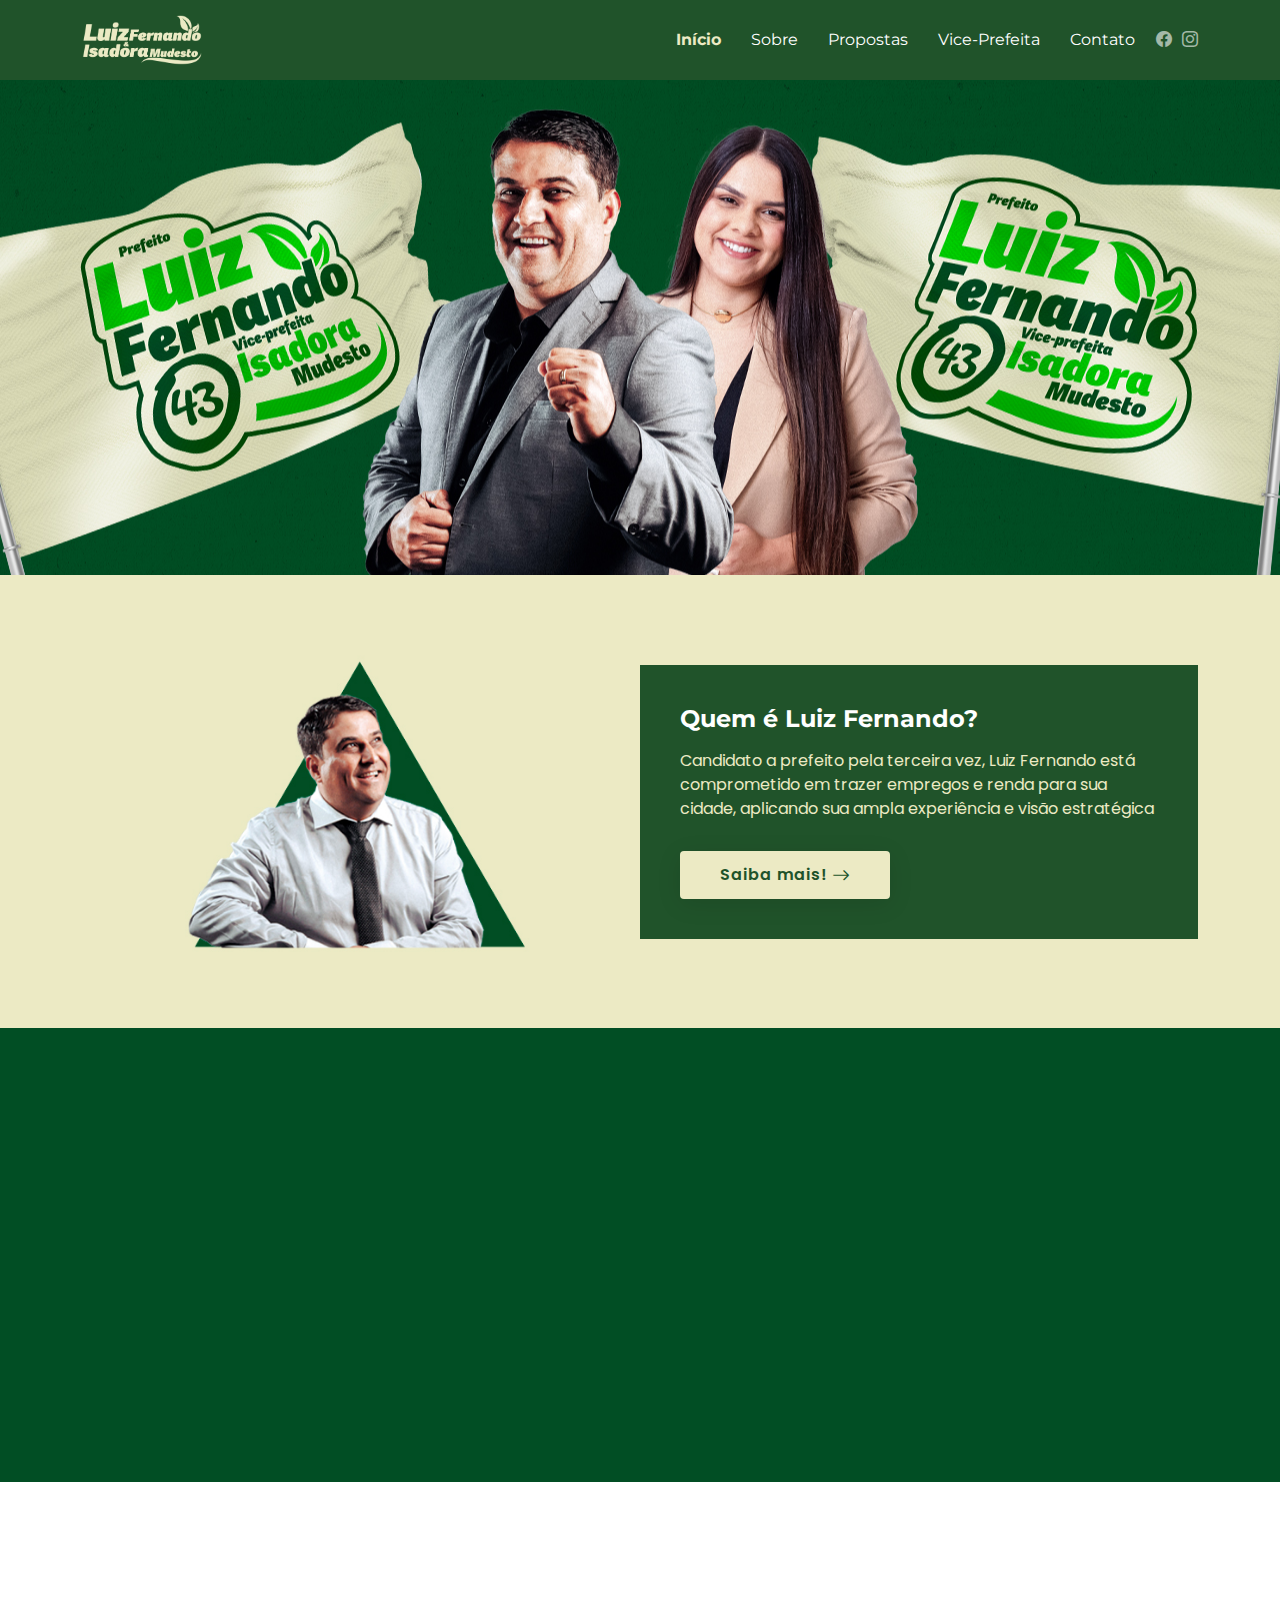
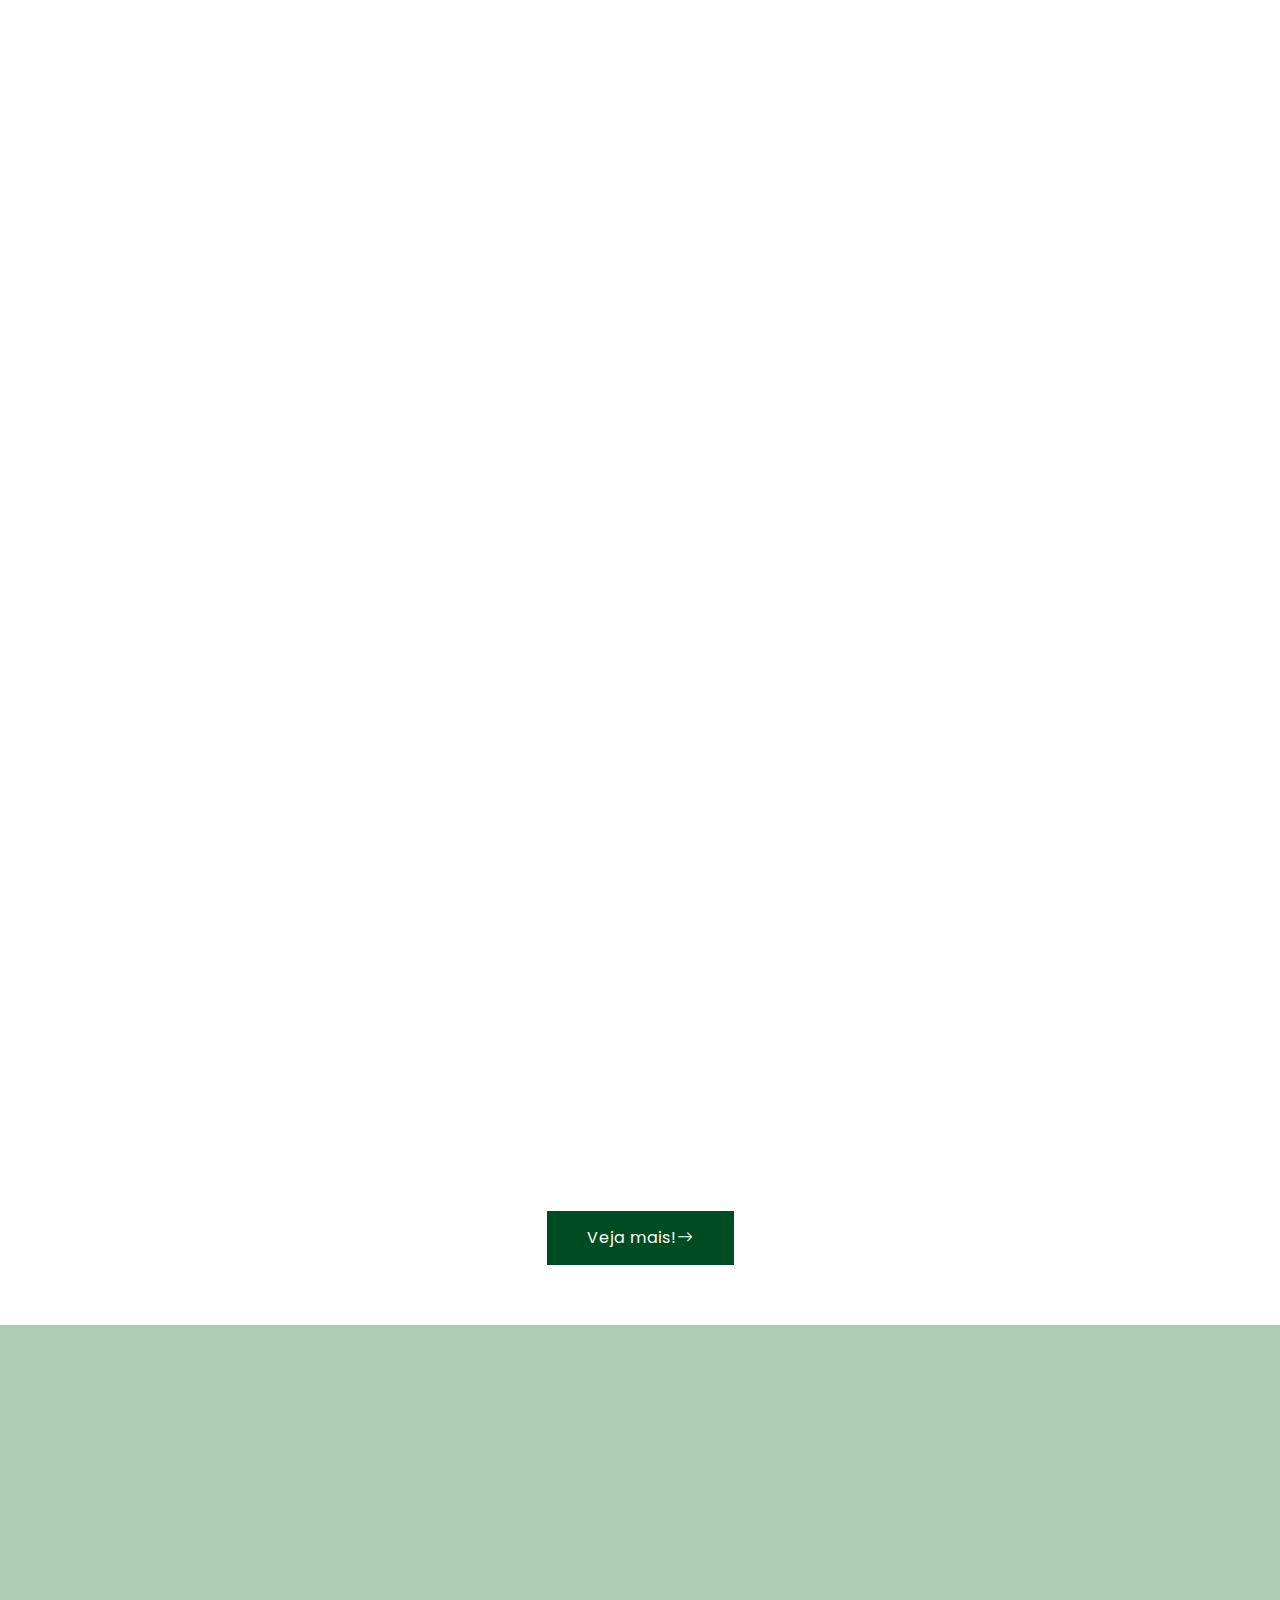
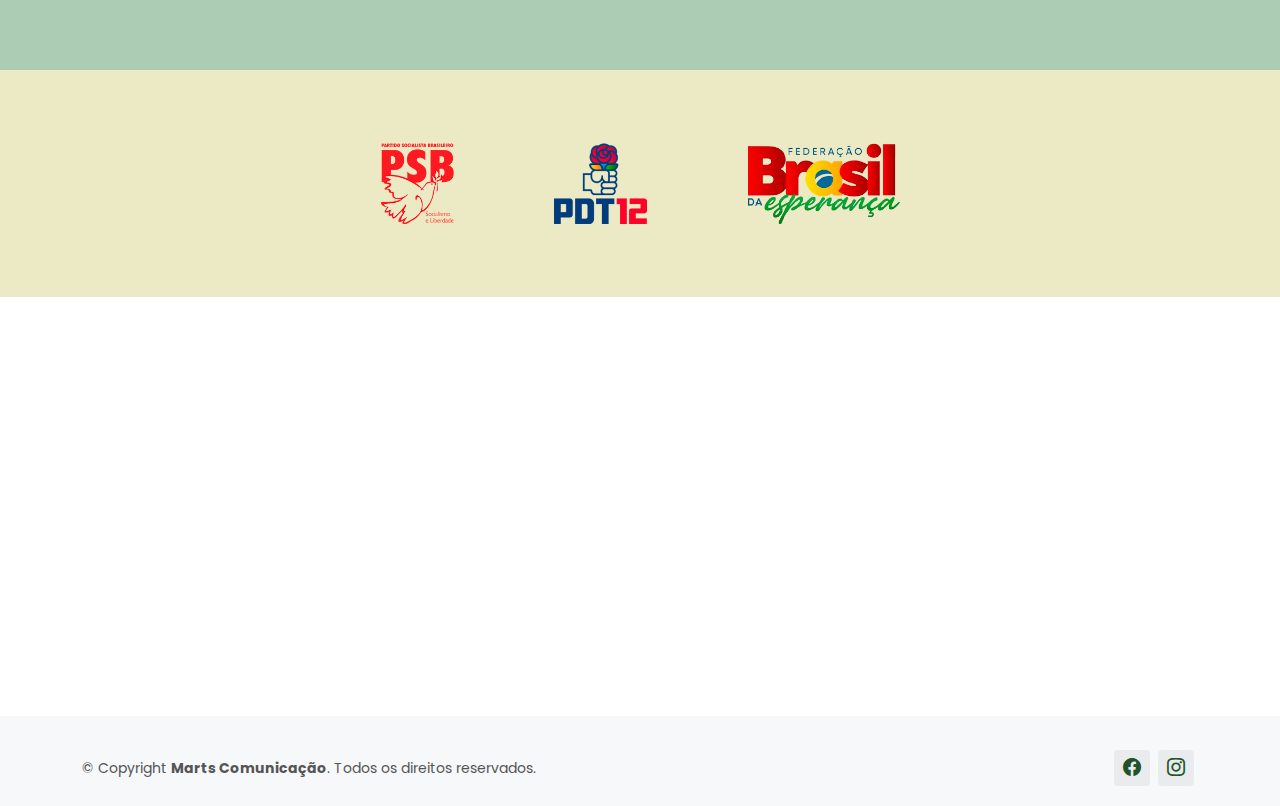
<file: index.html>
<!DOCTYPE html>
<html lang="pt-br">

<head>
  <meta charset="utf-8">
  <meta content="width=device-width, initial-scale=1.0" name="viewport">
  <title>Luiz Fernando</title>
  <meta name="description" content="">
  <meta name="keywords" content="">

  <!-- Favicons -->
  <link href="assets/img/favicon.jpg" rel="icon">
  <link href="assets/img/apple-touch-icon.png" rel="apple-touch-icon">

  <!-- Fonts -->
  <link rel="preconnect" href="https://fonts.googleapis.com">
  <link rel="preconnect" href="https://fonts.gstatic.com" crossorigin>
  <link
    href="https://fonts.googleapis.com/css2?family=Montserrat:ital,wght@0,100..900;1,100..900&family=Poppins:ital,wght@0,100;0,200;0,300;0,400;0,500;0,600;0,700;0,800;0,900;1,100;1,200;1,300;1,400;1,500;1,600;1,700;1,800;1,900&display=swap"
    rel="stylesheet">

  <!-- Vendor CSS Files -->
  <link href="assets/vendor/bootstrap/css/bootstrap.min.css" rel="stylesheet">
  <link href="assets/vendor/bootstrap-icons/bootstrap-icons.css" rel="stylesheet">
  <link href="assets/vendor/aos/aos.css" rel="stylesheet">
  <link href="assets/vendor/glightbox/css/glightbox.min.css" rel="stylesheet">
  <link href="assets/vendor/swiper/swiper-bundle.min.css" rel="stylesheet">

  <!-- Main CSS File -->
  <link href="assets/css/main.css" rel="stylesheet">

  <!-- =======================================================
  * Template Name: Scaffold
  * Template URL: https://bootstrapmade.com/scaffold-bootstrap-metro-style-template/
  * Updated: Aug 07 2024 with Bootstrap v5.3.3
  * Author: BootstrapMade.com
  * License: https://bootstrapmade.com/license/
  ======================================================== -->
</head>

<body class="index-page">

  <header id="header" class="header d-flex align-items-center sticky-top">
    <div class="container position-relative d-flex align-items-center">

      <a href="index.html" class="logo d-flex align-items-center me-auto">
        <!-- Uncomment the line below if you also wish to use an image logo -->
        <!-- <img src="assets/img/logo.png" alt=""> -->
        <img class="logo-luiz" src="./assets/img/LUIZ-SITE6 vice.png" alt="">
      </a>

      <nav id="navmenu" class="navmenu">
        <ul>
          <li><a href="#hero" class="active">Início</a></li>
          <li><a href="./sobre.html">Sobre</a></li>
          <li><a href="./propostas.html">Propostas</a></li>
          <li><a href= "./vice.html">Vice-Prefeita</a></li>
          <li><a href="./contato.html">Contato</a></li>
        </ul>
        <i class="mobile-nav-toggle d-xl-none bi bi-list"></i>
      </nav>

      <div class="header-social-links">
        <!-- <a href="#" class="twitter"><i class="bi bi-twitter-x"></i></a> -->
        <a href="https://www.facebook.com/luizfernandonep/" target="_blank" class="facebook"><i class="bi bi-facebook"></i></a>
        <a href="https://www.instagram.com/luizfernandonep?igsh=MW5ocmoxeThlOXNnOA==" target="_blank" class="instagram"><i class="bi bi-instagram"></i></a>
        <!-- <a href="#" class="linkedin"><i class="bi bi-linkedin"></i></a> -->
      </div>

    </div>
  </header>

  <main class="main">

    <!-- Hero Section -->
    <section id="hero" class="hero section">
      <img src="./assets/img/LOGO-CAMPANHA2.png" class="logo-campanha" alt="">

      <!-- <div class="container">
        <div class="row gy-4">
          <div class="col-lg-7 order-2 order-lg-1 d-flex flex-column justify-content-center"> -->
            <!-- <h2 class="prefeito">Prefeito</h2> -->
            <!-- <h3 class="nome">LUIZ </h1>
              <h3 class="nome2">FERNANDO</h1> -->
                <!-- <h4>Isabela Mudesto Vice-Prefeita</h4> -->
                <!-- <p>Nepomuceno pode mais!</p> -->
                <!-- <div class="d-flex">
              <a href="#about" class="btn-get-started">Get Started</a>
              <a href="https://www.youtube.com/watch?v=Y7f98aduVJ8"
                class="glightbox btn-watch-video d-flex align-items-center"><i class="bi bi-play-circle"></i><span>Watch
                  Video</span></a>
            </div> -->

      <!-- </div> -->

    </section><!-- /Hero Section -->

    <!-- About Section -->
    <section id="about" class="about section">

      <div class="container" data-aos="fade-up">
        <div class="row gx-0">

          <div class="col-lg-6 d-flex align-items-center" data-aos="zoom-out" data-aos-delay="200">
            <img src="assets/img/QUEM-É-LUIZ.jpg" class="img-fluid" alt="">
          </div>

          <div class="col-lg-6 d-flex flex-column justify-content-center" data-aos="fade-up" data-aos-delay="200">
            <div class="content">
              <!-- <h3>Quem é Luiz Fernando?</h3> -->
              <h2>Quem é Luiz Fernando?</h2>
              <p>
                Candidato a prefeito pela terceira vez, Luiz Fernando está comprometido em trazer empregos e renda para sua cidade, aplicando sua ampla experiência e visão estratégica
              </p>
              <div class="text-center text-lg-start">
                <a href="./sobre.html"
                  class="btn-read-more d-inline-flex align-items-center justify-content-center align-self-center oi">
                  <span>Saiba mais!</span>
                  <i class="bi bi-arrow-right"></i>
                </a>
              </div>
            </div>
          </div>

        </div>
      </div>

    </section><!-- /About Section -->



    <section id="about vice" class="about section vice">
      <div class="container" data-aos="fade-up">
        <div class="row gx-0">

          <div class="itemum">
            <div class="col-lg-6 d-flex align-items-center itemum" data-aos="zoom-out" data-aos-delay="200">
              <img src="assets/img/QUE-É-ISADORA.jpg" class="img-fluid itemum" alt="">
            </div>
          </div>

          <div class="col-lg-6 d-flex flex-column justify-content-center " data-aos="fade-up" data-aos-delay="200">
            <div class="content isadorabox">
              <!-- <h3>Quem é Luiz Fernando?</h3> -->
              <h2 class="isadoraboxh2">Quem é Isadora Mudesto?</h2>
              <p class="isadoraboxp">
                Formada em Direito e atuante no Ministério Público, como candidata a vice-prefeita ao lado de Luiz Fernando, Isadora traz sua experiência e paixão para trabalhar por dias melhores para o município.
              </p>
              <div class="text-center text-lg-start">
                <a href="./vice.html"
                  class="btn-read-more d-inline-flex align-items-center justify-content-center align-self-center oii">
                  <span>Saiba mais!</span>
                  <i class="bi bi-arrow-right"></i>
                </a>
              </div>
            </div>
          </div>

          <div class="col-lg-6 d-flex align-items-center" data-aos="zoom-out" data-aos-delay="200">
              <div class="itemdois">
              <img src="assets/img/QUE-É-ISADORA.jpg" class="img-fluid" alt="">
            </div>
          </div>

        </div>
      </div>

    </section>

    <!-- Features Section -->
    <section id="features" class="features section">
      <div class="container section-title" data-aos="fade-up">
        <h2>O que queremos para Nepomuceno?</h2>
        <p>Essas são as principais propostas do nosso futuro Prefeito!</p>
      </div>

      <div class="container">

        <ul class="nav nav-tabs row  g-4 d-flex" data-aos="fade-up" data-aos-delay="100">

          <li class="nav-item col-3">
            <a class="nav-link active show" data-bs-toggle="tab" data-bs-target="#features-tab-1">
              <h4>Maternidade</h4>
            </a>
          </li><!-- End tab nav item -->

          <li class="nav-item col-3">
            <a class="nav-link" data-bs-toggle="tab" data-bs-target="#features-tab-2">
              <h4 class="text-center">Represa SAAE</h4>
            </a><!-- End tab nav item -->

          </li>
          <li class="nav-item col-3">
            <a class="nav-link" data-bs-toggle="tab" data-bs-target="#features-tab-3">
              <h4>Habitação</h4>
            </a>
          </li><!-- End tab nav item -->

          <li class="nav-item col-3">
            <a class="nav-link" data-bs-toggle="tab" data-bs-target="#features-tab-4">
              <h4>Empregos</h4>
            </a>
          </li><!-- End tab nav item -->

        </ul>

        <div class="tab-content" data-aos="fade-up" data-aos-delay="200">

          <div class="tab-pane fade active show" id="features-tab-1">
            <div class="row">
              <div class="col-lg-6 order-2 order-lg-1 mt-3 mt-lg-0 d-flex flex-column justify-content-center">
                <h3>Reabertura da Maternidade de Nepomuceno</h3>
                <p class="fst-italic">
                  Nosso compromisso é garantir o acesso a serviços de saúde essenciais para todas as famílias de
                  Nepomuceno.
                </p>
                <ul>
                  <li><i class="bi bi-align-start"></i> <span><strong>Atendimento Humanizado e de Qualidade às
                        Gestantes:</strong> Proporcionar às gestantes um cuidado empático e de alto padrão.</span></li>
                  <li><i class="bi bi-align-start"></i> <span><strong>Acompanhamento Integral:</strong> Garantir suporte
                      contínuo e abrangente desde o pré-natal até o pós-parto.</span></li>
                  <li><i class="bi bi-align-start"></i> <span><strong>Nascimento em Ambiente Seguro e
                        Acolhedor</strong>:
                      Assegurar que as crianças nasçam em nossa cidade, perto de suas famílias, em um ambiente seguro e
                      acolhedor.</span></li>
                </ul>
              </div>
              <div class="col-lg-6 order-1 order-lg-2 text-center">
                <img src="assets/img/MATERNIDADE-SITE.jpg" alt="" class="img-fluid">
              </div>
            </div>
          </div><!-- End tab content item -->

          <div class="tab-pane fade" id="features-tab-2">
            <div class="row">
              <div class="col-lg-6 order-2 order-lg-1 mt-3 mt-lg-0 d-flex flex-column justify-content-center">
                <h3>Represa SAAE</h3>
                <!-- <p class="fst-italic">
                  Lorem ipsum dolor sit amet, consectetur adipiscing elit, sed do eiusmod tempor incididunt ut labore et
                  dolore
                  magna aliqua.
                </p> -->
                <ul>
                  <li><i class="bi bi-align-start"></i> <span><strong>Continuação e Conclusão da Obra da Represa do
                        SAAE:</strong> Finalizar a construção da represa do SAAE na região do DENERU, garantindo a
                      continuidade e a conclusão dos trabalhos.</span></li>
                  <li><i class="bi bi-align-start"></i> <span><strong>Estudo de Viabilidade para Abastecimento de
                        Água:</strong> Realizar um estudo de viabilidade para utilizar outras fontes de água, como o Rio
                      Cervo, para o abastecimento do município.</span></li>
                </ul>
              </div>
              <div class="col-lg-6 order-1 order-lg-2 text-center">
                <img src="assets/img/REPRESA-SAAE (1).jpg" alt="" class="img-fluid">
              </div>
            </div>
          </div><!-- End tab content item -->

          <div class="tab-pane fade" id="features-tab-3">
            <div class="row">
              <div class="col-lg-6 order-2 order-lg-1 mt-3 mt-lg-0 d-flex flex-column justify-content-center">
                <h3>Criação da Política Municipal de Habitação</h3>
                <ul>
                  <li><i class="bi bi-align-start"></i> <span><strong>Criação de Órgão Específico para Políticas de
                        Habitação:</strong> Estabelecer um órgão dedicado para coordenar e implementar políticas
                      habitacionais, garantindo eficiência e foco nas necessidades locais.</span></li>
                  <li><i class="bi bi-align-start"></i> <span><strong>Promoção de Debates e Planejamentos
                        Responsáveis:</strong> Fomentar discussões aprofundadas e bem fundamentadas sobre habitação,
                      assegurando a inclusão de diversas perspectivas e a identificação das melhores soluções.</span>
                  </li>
                  <li><i class="bi bi-align-start"></i> <span><strong>Gestão de Construção de Moradias pelo Programa
                        "Minha Casa Minha Vida":</strong> Implementar e gerenciar a construção de moradias através do
                      programa, com atenção especial à população mais carente e aos trabalhadores assalariados de baixa
                      renda, tanto na cidade quanto no campo (PNHR).</span></li>
                </ul>

              </div>
              <div class="col-lg-6 order-1 order-lg-2 text-center">
                <img src="assets/img/MORADIA-SITE.jpg" alt="" class="img-fluid">
              </div>
            </div>
          </div><!-- End tab content item -->

          <div class="tab-pane fade" id="features-tab-4">
            <div class="row">
              <div class="col-lg-6 order-2 order-lg-1 mt-3 mt-lg-0 d-flex flex-column justify-content-center">
                <h3>Emprego e Renda</h3>
                <ul>
                  <li><i class="bi bi-align-start"></i> <span><strong>Promoção e Atração de Investidores:</strong>
                      Melhorar, ampliar e dinamizar a divulgação das vantagens e oportunidades que o município oferece,
                      desenvolvendo um novo distrito industrial para facilitar a instalação de novas empresas e gerar
                      empregos, além de implementar políticas e incentivos fiscais.</span></li>
                  <li><i class="bi bi-align-start"></i> <span><strong>Parcerias Educacionais para Qualificação
                        Profissional:</strong> Estabelecer e fortalecer parcerias com universidades, escolas técnicas e
                      órgãos de fomento como SENAR e SEBRAE, visando a qualificação profissional e aumentando a
                      empregabilidade e competitividade da mão de obra local.</span></li>
                  <li><i class="bi bi-align-start"></i> <span><strong>Desenvolvimento Econômico Sustentável:
                      </strong>Colaborar com diversas instituições para oferecer suporte e recursos a empresas e
                      empreendedores, promovendo um desenvolvimento econômico sustentável no município.</span></li>
                </ul>
              </div>
              <div class="col-lg-6 order-1 order-lg-2 text-center">
                <img src="assets/img/EMPREGO-SITE.jpg" alt="" class="img-fluid">
              </div>
            </div>
          </div><!-- End tab content item -->

        </div>

      </div>

    </section><!-- /Features Section -->

    <!-- Services Section -->
    <section id="services" class="services section">

      <!-- Section Title -->
      <div class="container section-title" data-aos="fade-up">
        <h2>Propostas</h2>
        <p>Clique nos temas abaixo para saber mais propostas para Nepomuceno!</p>
      </div><!-- End Section Title -->

      <div class="container">

        <div class="row gy-4">

          <div class="col-xl-3 col-md-6 d-flex" data-aos="fade-up" data-aos-delay="100">
            <div class="service-item position-relative">
              <div class="icon"><i class="bi bi-activity icon"></i></div>
              <h4><a href="./propostas.html#saude" class="stretched-link">Saúde</a></h4>
              <p>Melhorar a infraestrutura dos hospitais e postos de saúde, garantindo atendimento rápido e eficiente
                para todos os cidadãos</p>
            </div>
          </div><!-- End Service Item -->

          <div class="col-xl-3 col-md-6 d-flex" data-aos="fade-up" data-aos-delay="200">
            <div class="service-item position-relative">
              <div class="icon"><i class="bi bi-pencil"></i></div>
              <h4><a href="./propostas.html#educacao" class="stretched-link">Educação</a></h4>
              <p>Investir na formação de professores e na modernização das escolas, assegurando uma educação de
                qualidade para nossos jovens</p>
            </div>
          </div><!-- End Service Item -->

          <div class="col-xl-3 col-md-6 d-flex" data-aos="fade-up" data-aos-delay="300">
            <div class="service-item position-relative">
              <div class="icon"><i class="bi bi-shield-check"></i></div>
              <h4><a href="./propostas.html#segurancapub" class="stretched-link">Segurança Pública</a></h4>
              <p>Fortalecer a segurança com mais policiamento e programas de prevenção, promovendo um ambiente seguro
                para toda a cidade</p>
            </div>
          </div><!-- End Service Item -->

          <div class="col-xl-3 col-md-6 d-flex" data-aos="fade-up" data-aos-delay="400">
            <div class="service-item position-relative">
              <div class="icon"><i class="bi bi-emoji-laughing"></i></div>
              <h4><a href="./propostas.html#qualivida" class="stretched-link">Qualidade de Vida</a></h4>
              <p>Desenvolver espaços públicos e áreas verdes, incentivando práticas saudáveis e a convivência
                comunitária</p>
            </div>
          </div><!-- End Service Item -->

        </div>

        <div class="text-center">
          <a href="./propostas.html"
            class="btn-read-more d-inline-flex align-items-center justify-content-center align-self-center btnprp">
            <span>Veja mais!</span>
            <i class="bi bi-arrow-right"></i>
          </a>
        </div>

      </div>

    </section><!-- /Services Section -->


    <!-- Call To Action Section -->
    <section id="call-to-action" class="call-to-action section light-background">

      <img src="assets/img/509696746b7144dea45e7c9499fd748c.jpg" alt="">

      <div class="container">

        <div class="row" data-aos="zoom-in" data-aos-delay="100">
          <div class="col-xl-9 text-center text-xl-start">
            <h3>Participe do Nosso Grupo de WhatsApp</h3>
            <p>Se você quer fazer parte da transformação de nossa cidade, participe do grupo de WhatsApp do nosso
              candidato a prefeito Luiz Fernando! Vamos construir juntos uma Nepomuceno mais próspera e justa!</p>
          </div>
          <div class="col-xl-3 cta-btn-container text-center">
            <a class="cta-btn align-middle" href="https://chat.whatsapp.com/Ll4yzVXsvCZ9m5twAOCHqp"  target="_blank">Participe!</a>
          </div>
        </div>

      </div>

    </section>
    
    <section class="partidos">
      <img class="partidos-img" src="./assets/img/PARTIDOS-SITE.jpg" alt="">
    </section>


    <!-- /Call To Action Section -->

    
    <!-- <section id="testimonials" class="testimonials section">

    
      <div class="container section-title" data-aos="fade-up">
        <h2>Testimonials</h2>
        <p>Necessitatibus eius consequatur ex aliquid fuga eum quidem sint consectetur velit</p>
      </div>

      <div class="container" data-aos="fade-up" data-aos-delay="100">

        <div class="swiper init-swiper" data-speed="600" data-delay="5000"
          data-breakpoints="{ &quot;320&quot;: { &quot;slidesPerView&quot;: 1, &quot;spaceBetween&quot;: 40 }, &quot;1200&quot;: { &quot;slidesPerView&quot;: 3, &quot;spaceBetween&quot;: 40 } }">
          <script type="application/json" class="swiper-config">
            {
              "loop": true,
              "speed": 600,
              "autoplay": {
                "delay": 5000
              },
              "slidesPerView": "auto",
              "pagination": {
                "el": ".swiper-pagination",
                "type": "bullets",
                "clickable": true
              },
              "breakpoints": {
                "320": {
                  "slidesPerView": 1,
                  "spaceBetween": 40
                },
                "1200": {
                  "slidesPerView": 3,
                  "spaceBetween": 20
                }
              }
            }
          </script>
          <div class="swiper-wrapper">

            <div class="swiper-slide">
              <div class="testimonial-item" "="">
            <p>
              <i class=" bi bi-quote quote-icon-left"></i>
                <span>Proin iaculis purus consequat sem cure digni ssim donec porttitora entum suscipit rhoncus.
                  Accusantium quam, ultricies eget id, aliquam eget nibh et. Maecen aliquam, risus at semper.</span>
                <i class="bi bi-quote quote-icon-right"></i>
                </p>
                <img src="assets/img/testimonials/testimonials-1.jpg" class="testimonial-img" alt="">
                <h3>Saul Goodman</h3>
                <h4>Ceo &amp; Founder</h4>
              </div>
            </div>

            <div class="swiper-slide">
              <div class="testimonial-item">
                <p>
                  <i class="bi bi-quote quote-icon-left"></i>
                  <span>Export tempor illum tamen malis malis eram quae irure esse labore quem cillum quid malis quorum
                    velit fore eram velit sunt aliqua noster fugiat irure amet legam anim culpa.</span>
                  <i class="bi bi-quote quote-icon-right"></i>
                </p>
                <img src="assets/img/testimonials/testimonials-2.jpg" class="testimonial-img" alt="">
                <h3>Sara Wilsson</h3>
                <h4>Designer</h4>
              </div>
            </div>

            <div class="swiper-slide">
              <div class="testimonial-item">
                <p>
                  <i class="bi bi-quote quote-icon-left"></i>
                  <span>Enim nisi quem export duis labore cillum quae magna enim sint quorum nulla quem veniam duis
                    minim tempor labore quem eram duis noster aute amet eram fore quis sint minim.</span>
                  <i class="bi bi-quote quote-icon-right"></i>
                </p>
                <img src="assets/img/testimonials/testimonials-3.jpg" class="testimonial-img" alt="">
                <h3>Jena Karlis</h3>
                <h4>Store Owner</h4>
              </div>
            </div>

            <div class="swiper-slide">
              <div class="testimonial-item">
                <p>
                  <i class="bi bi-quote quote-icon-left"></i>
                  <span>Fugiat enim eram quae cillum dolore dolor amet nulla culpa multos export minim fugiat dolor enim
                    duis veniam ipsum anim magna sunt elit fore quem dolore labore illum veniam.</span>
                  <i class="bi bi-quote quote-icon-right"></i>
                </p>
                <img src="assets/img/testimonials/testimonials-4.jpg" class="testimonial-img" alt="">
                <h3>Matt Brandon</h3>
                <h4>Freelancer</h4>
              </div>
            </div>

            <div class="swiper-slide">
              <div class="testimonial-item">
                <p>
                  <i class="bi bi-quote quote-icon-left"></i>
                  <span>Quis quorum aliqua sint quem legam fore sunt eram irure aliqua veniam tempor noster veniam sunt
                    culpa nulla illum cillum fugiat legam esse veniam culpa fore nisi cillum quid.</span>
                  <i class="bi bi-quote quote-icon-right"></i>
                </p>
                <img src="assets/img/testimonials/testimonials-5.jpg" class="testimonial-img" alt="">
                <h3>John Larson</h3>
                <h4>Entrepreneur</h4>
              </div>
            </div>

          </div>
          <div class="swiper-pagination"></div>
        </div>

      </div>

    </section>/Testimonials Section -->



    <!-- Faq Section -->
    <!-- <section id="faq" class="faq section light-background">

      
      <div class="container section-title" data-aos="fade-up">
        <h2>Frequently Asked Questions</h2>
        <p>Necessitatibus eius consequatur ex aliquid fuga eum quidem sint consectetur velit</p>
      </div>

      <div class="container">

        <div class="row justify-content-center">

          <div class="col-lg-8">

            <div class="faq-container">

              <div class="faq-item faq-active" data-aos="fade-up" data-aos-delay="200">
                <i class="faq-icon bi bi-question-circle"></i>
                <h3>Non consectetur a erat nam at lectus urna duis?</h3>
                <div class="faq-content">
                  <p>Feugiat pretium nibh ipsum consequat. Tempus iaculis urna id volutpat lacus laoreet non curabitur
                    gravida. Venenatis lectus magna fringilla urna porttitor rhoncus dolor purus non.</p>
                </div>
                <i class="faq-toggle bi bi-chevron-right"></i>
              </div>

              <div class="faq-item" data-aos="fade-up" data-aos-delay="300">
                <i class="faq-icon bi bi-question-circle"></i>
                <h3>Feugiat scelerisque varius morbi enim nunc faucibus a pellentesque?</h3>
                <div class="faq-content">
                  <p>Dolor sit amet consectetur adipiscing elit pellentesque habitant morbi. Id interdum velit laoreet
                    id donec ultrices. Fringilla phasellus faucibus scelerisque eleifend donec pretium. Est pellentesque
                    elit ullamcorper dignissim. Mauris ultrices eros in cursus turpis massa tincidunt dui.</p>
                </div>
                <i class="faq-toggle bi bi-chevron-right"></i>
              </div>

              <div class="faq-item" data-aos="fade-up" data-aos-delay="400">
                <i class="faq-icon bi bi-question-circle"></i>
                <h3>Dolor sit amet consectetur adipiscing elit pellentesque?</h3>
                <div class="faq-content">
                  <p>Eleifend mi in nulla posuere sollicitudin aliquam ultrices sagittis orci. Faucibus pulvinar
                    elementum integer enim. Sem nulla pharetra diam sit amet nisl suscipit. Rutrum tellus pellentesque
                    eu tincidunt. Lectus urna duis convallis convallis tellus. Urna molestie at elementum eu facilisis
                    sed odio morbi quis</p>
                </div>
                <i class="faq-toggle bi bi-chevron-right"></i>
              </div>

              <div class="faq-item" data-aos="fade-up" data-aos-delay="500">
                <i class="faq-icon bi bi-question-circle"></i>
                <h3>Ac odio tempor orci dapibus. Aliquam eleifend mi in nulla?</h3>
                <div class="faq-content">
                  <p>Dolor sit amet consectetur adipiscing elit pellentesque habitant morbi. Id interdum velit laoreet
                    id donec ultrices. Fringilla phasellus faucibus scelerisque eleifend donec pretium. Est pellentesque
                    elit ullamcorper dignissim. Mauris ultrices eros in cursus turpis massa tincidunt dui.</p>
                </div>
                <i class="faq-toggle bi bi-chevron-right"></i>
              </div>

              <div class="faq-item" data-aos="fade-up" data-aos-delay="600">
                <i class="faq-icon bi bi-question-circle"></i>
                <h3>Tempus quam pellentesque nec nam aliquam sem et tortor consequat?</h3>
                <div class="faq-content">
                  <p>Molestie a iaculis at erat pellentesque adipiscing commodo. Dignissim suspendisse in est ante in.
                    Nunc vel risus commodo viverra maecenas accumsan. Sit amet nisl suscipit adipiscing bibendum est.
                    Purus gravida quis blandit turpis cursus in</p>
                </div>
                <i class="faq-toggle bi bi-chevron-right"></i>
              </div>

            </div>

          </div>

        </div>

      </div>

    </section> -->

    <section id="features" class="features section">
      <div class="container section-title" data-aos="fade-up">
        <h2>Contato</h2>
        <p>Para entrar em contato conosco utilize as informações abaixo</p>
      </div><!-- End Section Title -->

      <div class="container" data-aos="fade-up" data-aos-delay="100">


        <div class="col-md-12 mt-70">
          <br><br>
          <div class="row mt-70">
            <!-- <div class="col-md-4">
              <p class="text-center"><i class="bi bi-geo-alt" style="font-size: 55px; color: #006710;"></i></p>
              <h5 class="titulo-o-que-e text-center">ENDEREÇO</h5>
              <p class="text-center">Av. Erasmo Braga nº 118, 8º andar - Centro -
                Rio de Janeiro, RJ - CEP 20020-000</p>
            </div> -->

            <div class="col-sm">
              <p class="text-center"><i class="bi bi-telephone" style="font-size: 55px; color: #006710;"></i></p>
              <h5 class="titulo-o-que-e text-center">TELEFONE</h5>
              <p class="text-center">(35) 99809-5299</p>
            </div>

            <div class="col-sm">
              <p class="text-center"><i class="bi bi-envelope" style="font-size: 55px; color: #006710;"></i></p>
              <h5 class="titulo-o-que-e text-center">E-MAIL</h5>
              <p class="text-center">lftjmg@yahoo.com.br</p>
            </div>

          </div>

        </div>


    </section>

  </main>

  <footer id="footer" class="footer light-background">

    <div class="footer-top">
      <div class="container">
        <div class="row gy-4">
         

    <div class="copyright text-center">
      <div
        class="container d-flex flex-column flex-lg-row justify-content-center justify-content-lg-between align-items-center">

        <div class="d-flex flex-column align-items-center align-items-lg-start">
          <div>
            © Copyright <strong><span>Marts Comunicação</span></strong>. Todos os direitos reservados.
          </div>
        </div>

        <div class="social-links order-first order-lg-last mb-3 mb-lg-0">
          <a href="https://www.facebook.com/luizfernandonep/" target="_blank"><i class="bi bi-facebook"></i></a>
          <a href="https://www.instagram.com/luizfernandonep?igsh=MW5ocmoxeThlOXNnOA==" target="_blank"><i class="bi bi-instagram"></i></a>
        </div>

      </div>
    </div>

  </footer>

  <!-- Scroll Top -->
  <a href="#" id="scroll-top" class="scroll-top d-flex align-items-center justify-content-center"><i
      class="bi bi-arrow-up-short"></i></a>

  <!-- Preloader -->
  <div id="preloader"></div>

  <!-- Vendor JS Files -->
  <script src="assets/vendor/bootstrap/js/bootstrap.bundle.min.js"></script>
  <script src="assets/vendor/php-email-form/validate.js"></script>
  <script src="assets/vendor/aos/aos.js"></script>
  <script src="assets/vendor/glightbox/js/glightbox.min.js"></script>
  <script src="assets/vendor/imagesloaded/imagesloaded.pkgd.min.js"></script>
  <script src="assets/vendor/isotope-layout/isotope.pkgd.min.js"></script>
  <script src="assets/vendor/swiper/swiper-bundle.min.js"></script>

  <!-- Main JS File -->
  <script src="assets/js/main.js"></script>

</body>

</html>
</file>
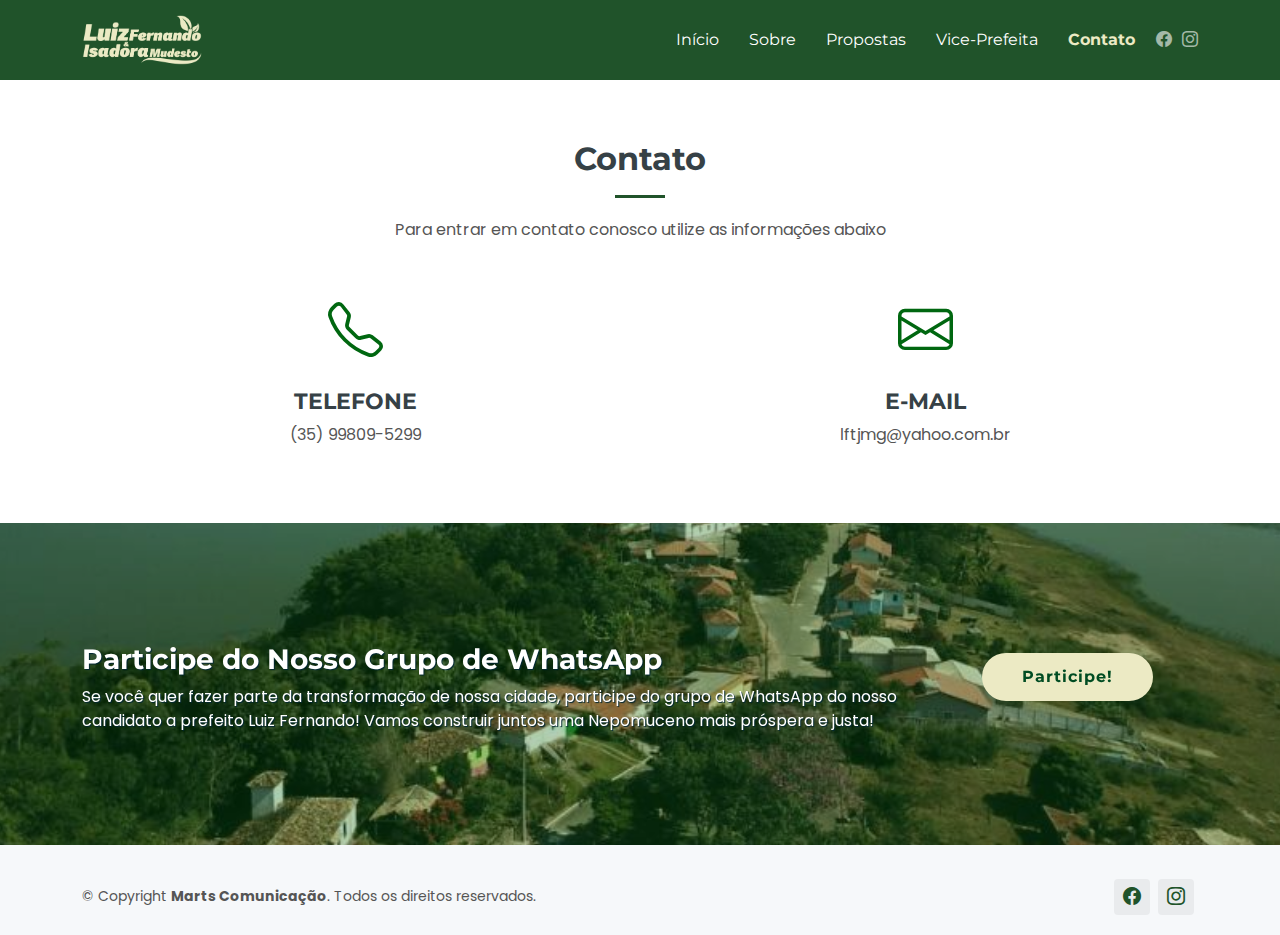
<file: contato.html>
<!DOCTYPE html>
<html lang="pt-br">

<head>
  <meta charset="utf-8">
  <meta content="width=device-width, initial-scale=1.0" name="viewport">
  <title>Luiz Fernando</title>
  <meta name="description" content="">
  <meta name="keywords" content="">

  <!-- Favicons -->
  <link href="assets/img/favicon.jpg" rel="icon">
  <link href="assets/img/apple-touch-icon.png" rel="apple-touch-icon">

  <!-- Fonts -->
  <link rel="preconnect" href="https://fonts.googleapis.com">
  <link rel="preconnect" href="https://fonts.gstatic.com" crossorigin>
  <link
    href="https://fonts.googleapis.com/css2?family=Montserrat:ital,wght@0,100..900;1,100..900&family=Poppins:ital,wght@0,100;0,200;0,300;0,400;0,500;0,600;0,700;0,800;0,900;1,100;1,200;1,300;1,400;1,500;1,600;1,700;1,800;1,900&display=swap"
    rel="stylesheet">

  <!-- Vendor CSS Files -->
  <link href="assets/vendor/bootstrap/css/bootstrap.min.css" rel="stylesheet">
  <link href="assets/vendor/bootstrap-icons/bootstrap-icons.css" rel="stylesheet">
  <link href="assets/vendor/aos/aos.css" rel="stylesheet">
  <link href="assets/vendor/glightbox/css/glightbox.min.css" rel="stylesheet">
  <link href="assets/vendor/swiper/swiper-bundle.min.css" rel="stylesheet">

  <!-- Main CSS File -->
  <link href="assets/css/main.css" rel="stylesheet">

  <!-- =======================================================
  * Template Name: Scaffold
  * Template URL: https://bootstrapmade.com/scaffold-bootstrap-metro-style-template/
  * Updated: Aug 07 2024 with Bootstrap v5.3.3
  * Author: BootstrapMade.com
  * License: https://bootstrapmade.com/license/
  ======================================================== -->
</head>

<body class="index-page">

  <header id="header" class="header d-flex align-items-center sticky-top">
    <div class="container position-relative d-flex align-items-center">

      <a href="index.html" class="logo d-flex align-items-center me-auto">
        <!-- Uncomment the line below if you also wish to use an image logo -->
        <!-- <img src="assets/img/logo.png" alt=""> -->
        <img class="logo-luiz" src="./assets/img/LUIZ-SITE6 vice.png" alt="">
      </a>

      <nav id="navmenu" class="navmenu">
        <ul>
          <li><a href="./index.html">Início</a></li>
          <li><a href="./sobre.html">Sobre</a></li>
          <li><a href="./propostas.html">Propostas</a></li>
          <li><a href= "./vice.html">Vice-Prefeita</a></li>
          <li><a href="#" class="active">Contato</a></li>
        </ul>
        <i class="mobile-nav-toggle d-xl-none bi bi-list"></i>
      </nav>

      <div class="header-social-links">
        <a href="https://www.facebook.com/luizfernandonep/" target="_blank" class="facebook"><i class="bi bi-facebook"></i></a>
        <a href="https://www.instagram.com/luizfernandonep?igsh=MW5ocmoxeThlOXNnOA==" target="_blank" class="instagram"><i class="bi bi-instagram"></i></a>
      </div>

    </div>
  </header>

  <main class="main">

    <!-- Hero Section -->

    <section id="features" class="features section">
      <div class="container section-title" data-aos="fade-up">
        <h2>Contato</h2>
        <p>Para entrar em contato conosco utilize as informações abaixo</p>
      </div><!-- End Section Title -->

      <div class="container" data-aos="fade-up" data-aos-delay="100">


          <div class="col-md-12 mt-70">
            <br><br>
            <div class="row mt-70">
           
              <div class="col-sm">
                <p class="text-center"><i class="bi bi-telephone" style="font-size: 55px; color: #006710;"></i></p>
                <h5 class="titulo-o-que-e text-center">TELEFONE</h5>
                <p class="text-center">(35) 99809-5299</p>
              </div>

              <div class="col-sm">
                <p class="text-center"><i class="bi bi-envelope" style="font-size: 55px; color: #006710;"></i></p>
                <h5 class="titulo-o-que-e text-center">E-MAIL</h5>
                <p class="text-center">lftjmg@yahoo.com.br</p>
              </div>

            </div>

          </div>
  

    </section>

    <section id="call-to-action" class="call-to-action section light-background">

      <img src="assets/img/509696746b7144dea45e7c9499fd748c.jpg" alt="">

      <div class="container">

        <div class="row" data-aos="zoom-in" data-aos-delay="100">
          <div class="col-xl-9 text-center text-xl-start">
            <h3>Participe do Nosso Grupo de WhatsApp</h3>
            <p>Se você quer fazer parte da transformação de nossa cidade, participe do grupo de WhatsApp do nosso candidato a prefeito Luiz Fernando! Vamos construir juntos uma Nepomuceno mais próspera e justa!</p>
          </div>
          <div class="col-xl-3 cta-btn-container text-center">
            <a class="cta-btn align-middle" href="https://chat.whatsapp.com/Ll4yzVXsvCZ9m5twAOCHqp" target="_blank">Participe!</a>
          </div>
        </div>

      </div>

    </section>







  </main>

  <footer id="footer" class="footer light-background">

    <div class="footer-top">
      <div class="container">
        <div class="row gy-4">
         

    <div class="copyright text-center">
      <div
        class="container d-flex flex-column flex-lg-row justify-content-center justify-content-lg-between align-items-center">

        <div class="d-flex flex-column align-items-center align-items-lg-start">
          <div>
            © Copyright <strong><span>Marts Comunicação</span></strong>. Todos os direitos reservados.
          </div>
        </div>

        <div class="social-links order-first order-lg-last mb-3 mb-lg-0">
          <a href="https://www.facebook.com/luizfernandonep/" target="_blank"><i class="bi bi-facebook"></i></a>
          <a href="https://www.instagram.com/luizfernandonep?igsh=MW5ocmoxeThlOXNnOA==" target="_blank"><i class="bi bi-instagram"></i></a>
        </div>

      </div>
    </div>

  </footer>

  <!-- Scroll Top -->
  <a href="#" id="scroll-top" class="scroll-top d-flex align-items-center justify-content-center"><i
      class="bi bi-arrow-up-short"></i></a>

  <!-- Preloader -->
  <div id="preloader"></div>

  <!-- Vendor JS Files -->
  <script src="assets/vendor/bootstrap/js/bootstrap.bundle.min.js"></script>
  <script src="assets/vendor/php-email-form/validate.js"></script>
  <script src="assets/vendor/aos/aos.js"></script>
  <script src="assets/vendor/glightbox/js/glightbox.min.js"></script>
  <script src="assets/vendor/imagesloaded/imagesloaded.pkgd.min.js"></script>
  <script src="assets/vendor/isotope-layout/isotope.pkgd.min.js"></script>
  <script src="assets/vendor/swiper/swiper-bundle.min.js"></script>

  <!-- Main JS File -->
  <script src="assets/js/main.js"></script>

</body>

</html>
</file>
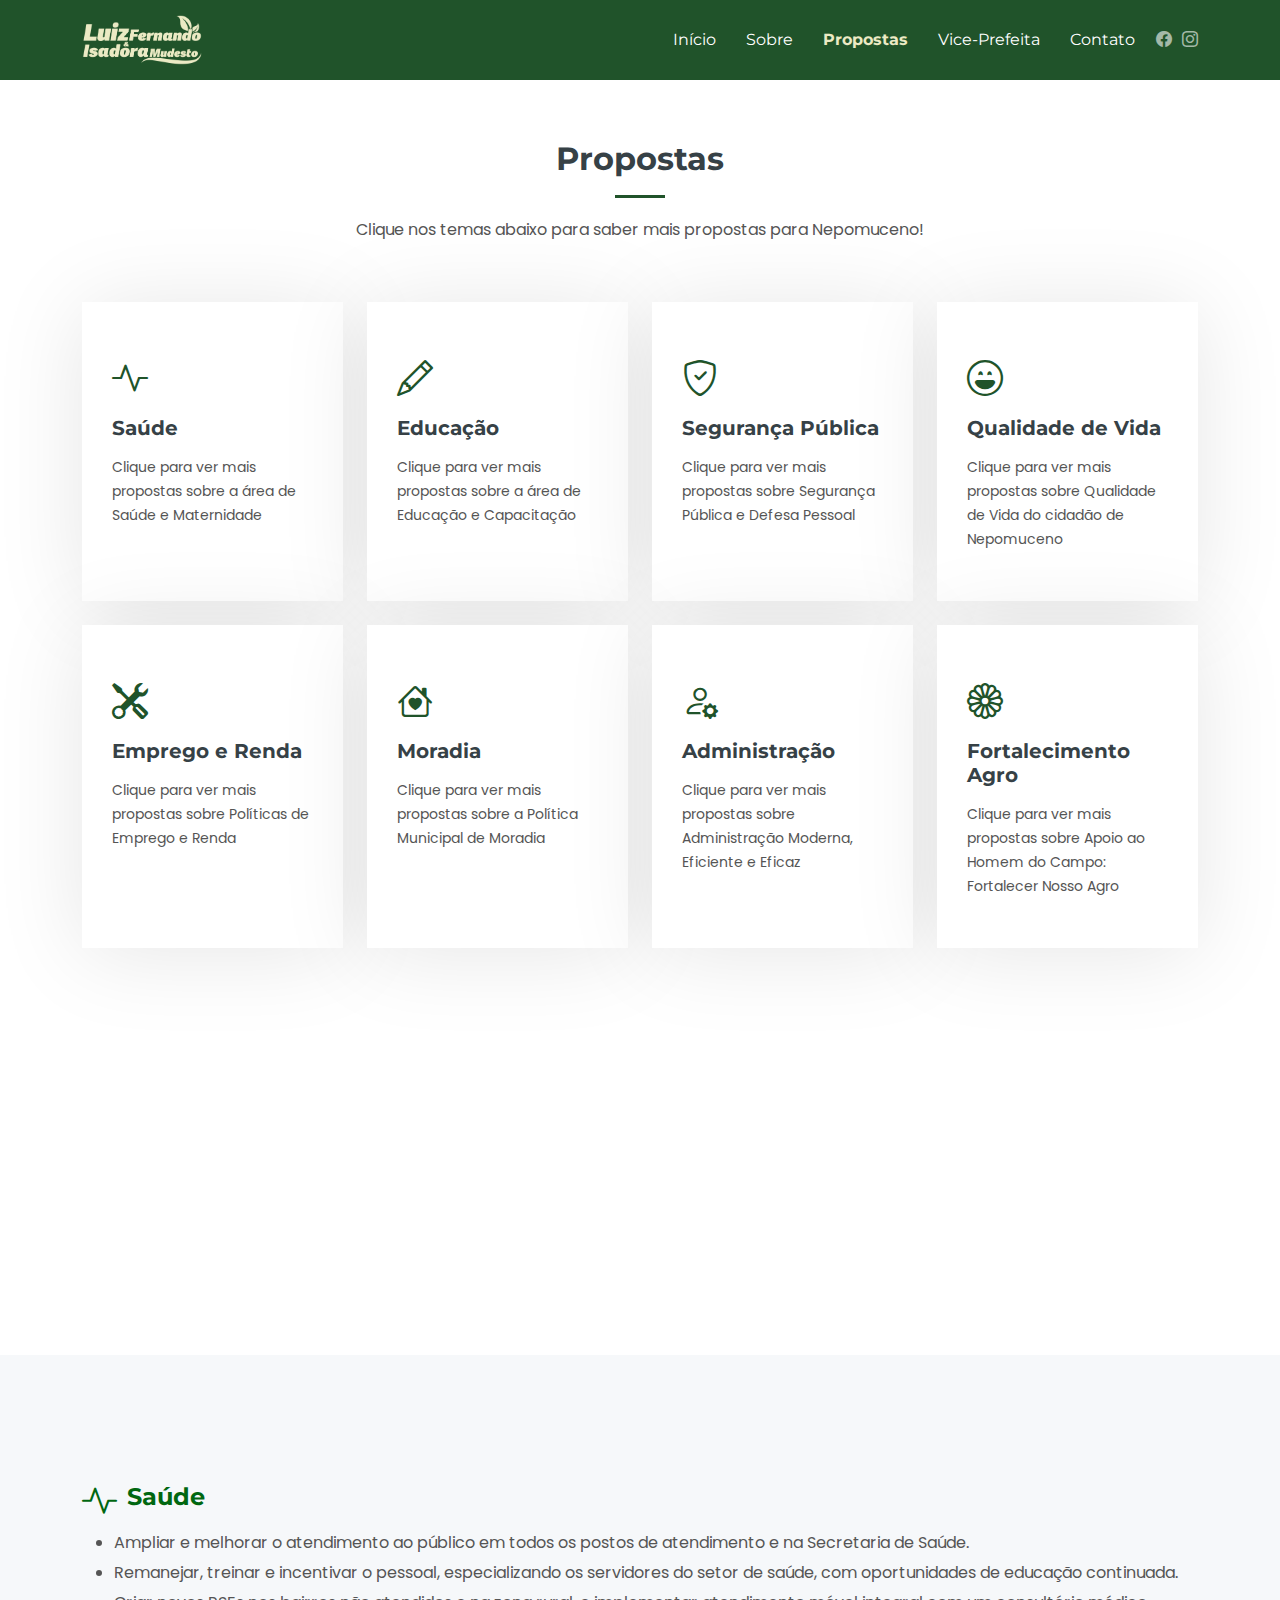
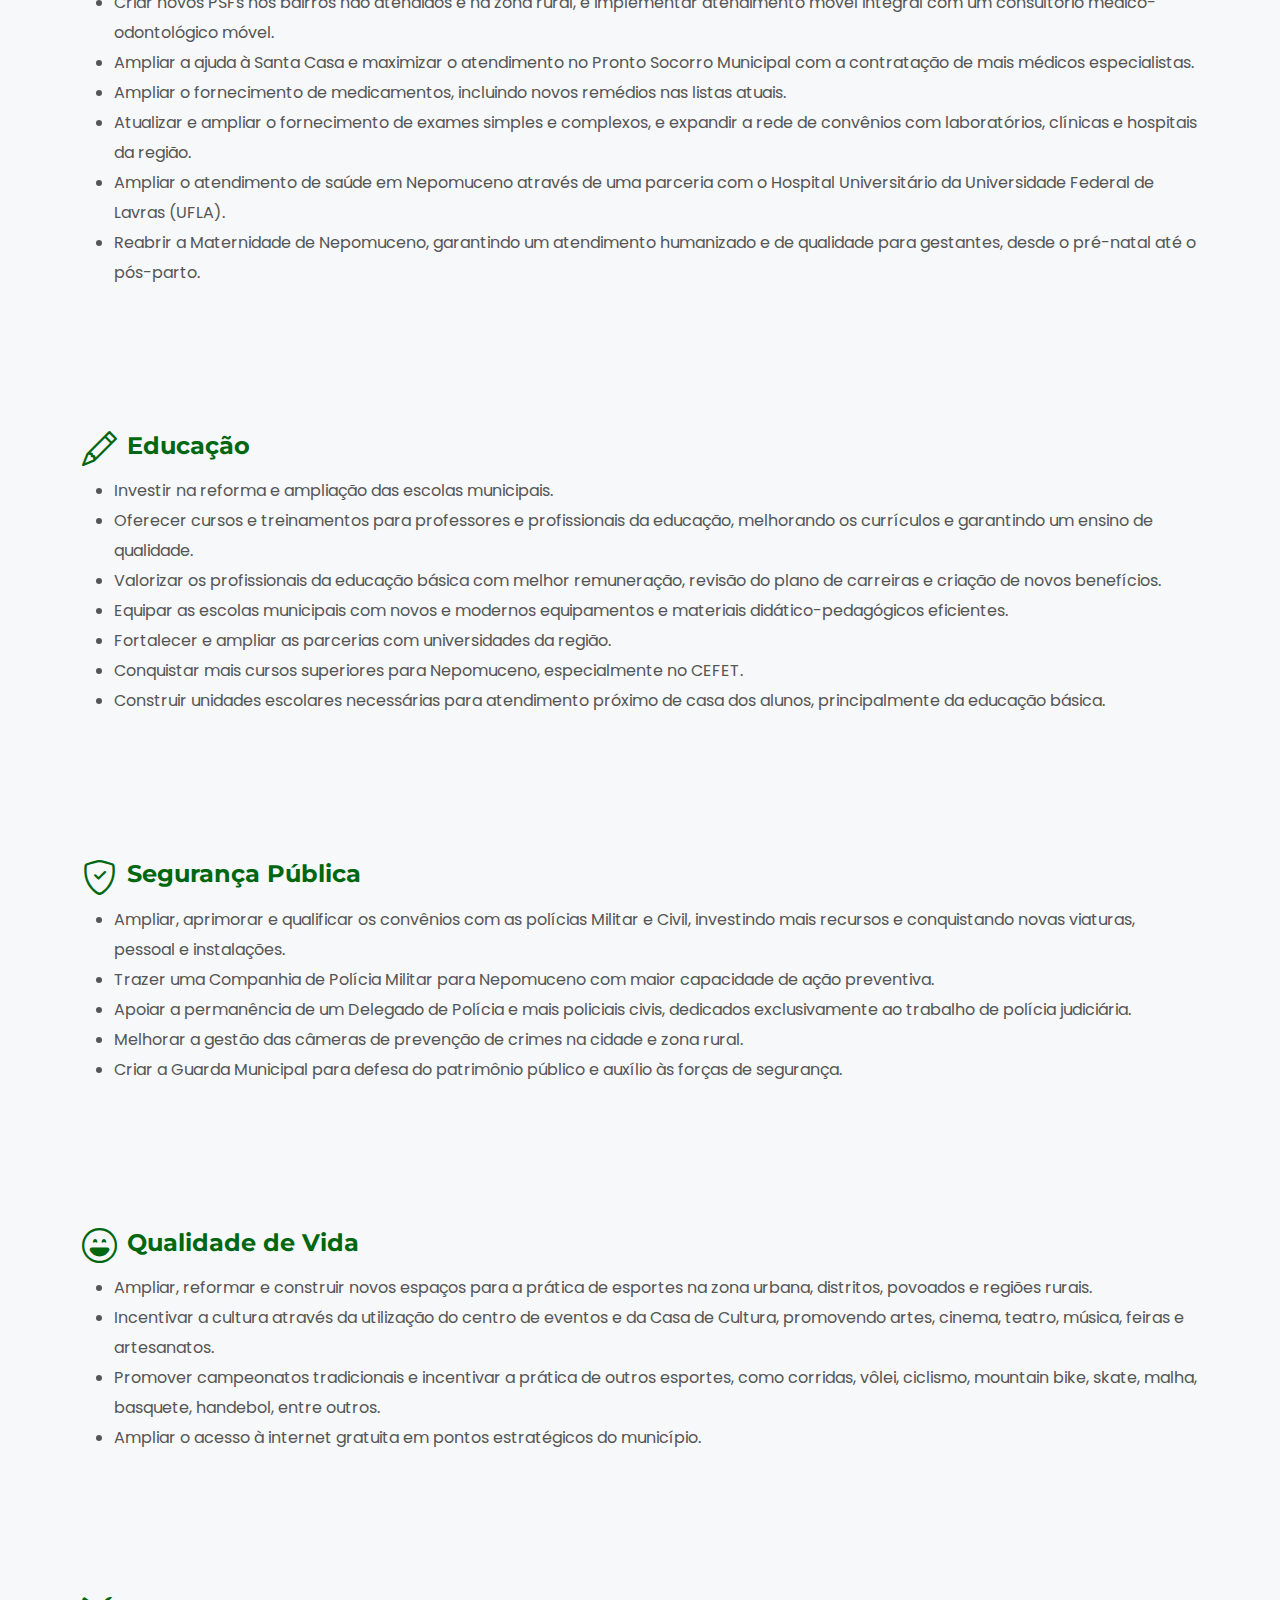
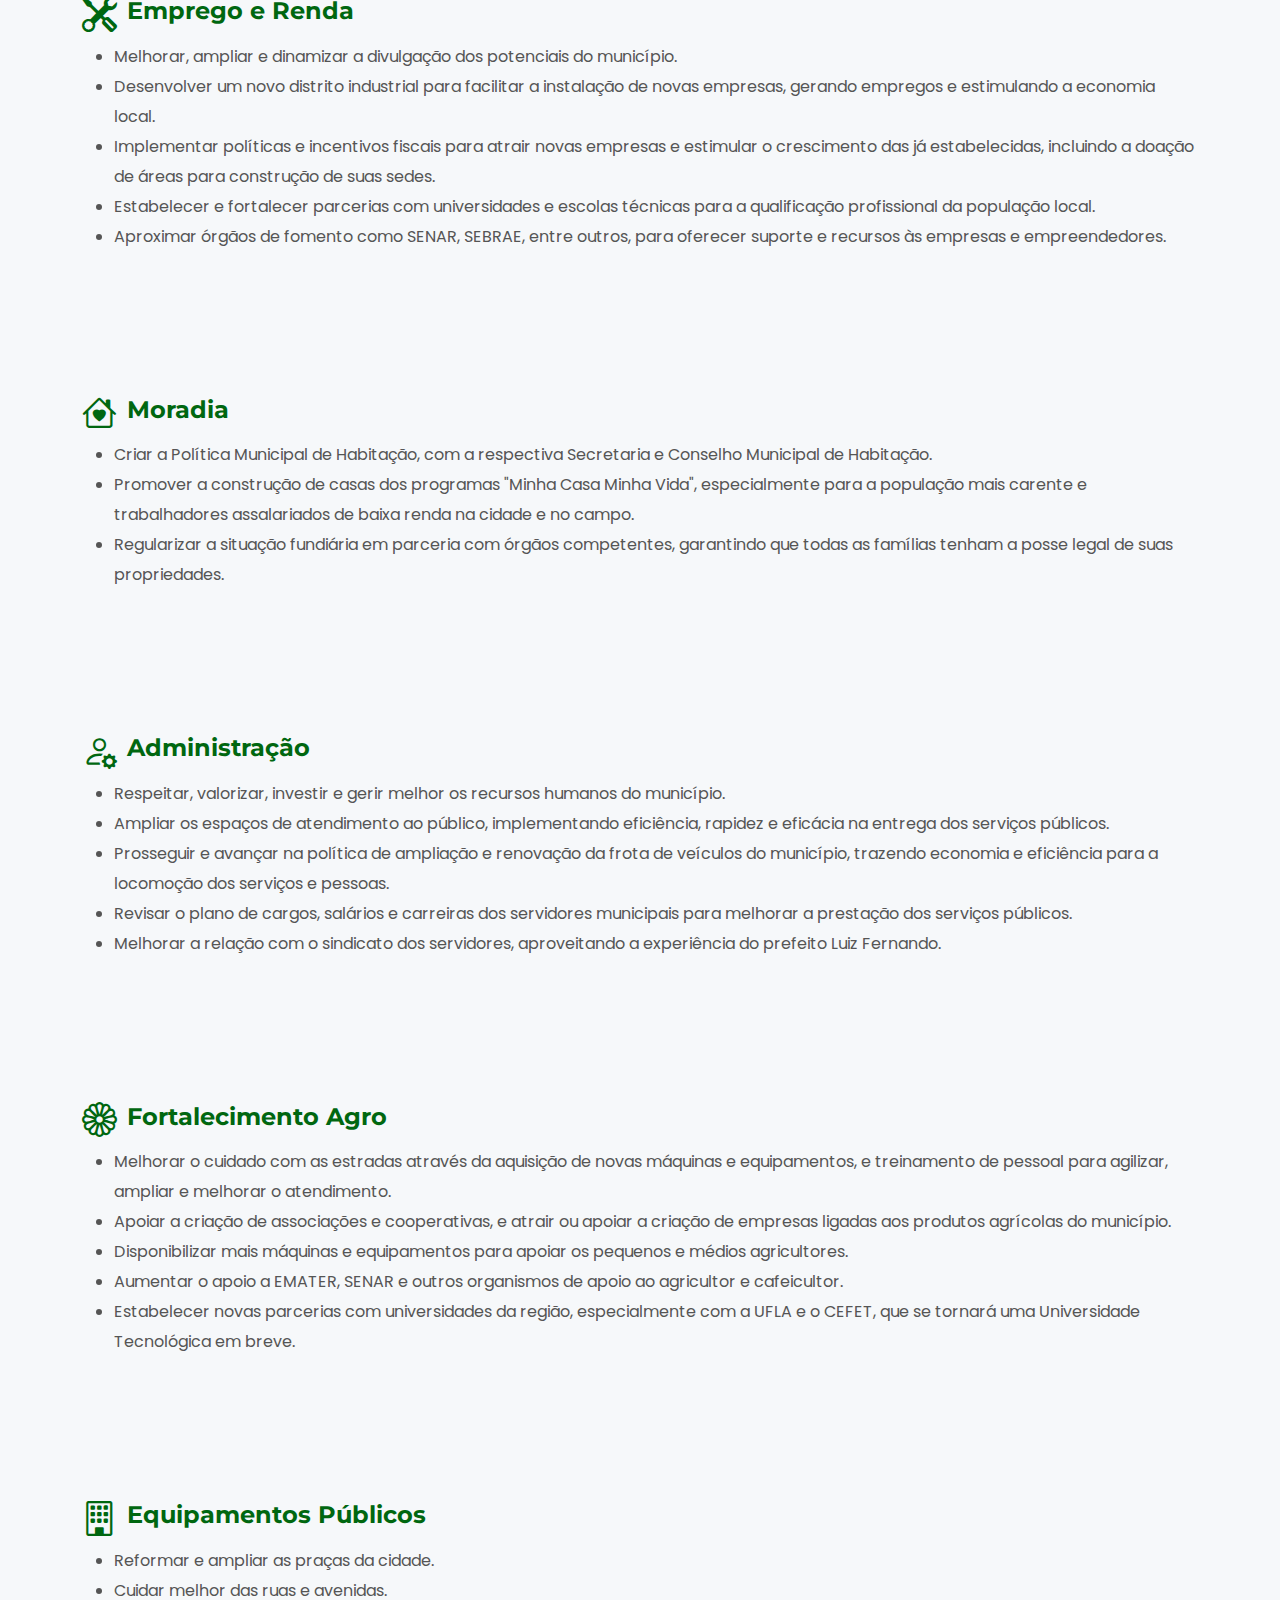
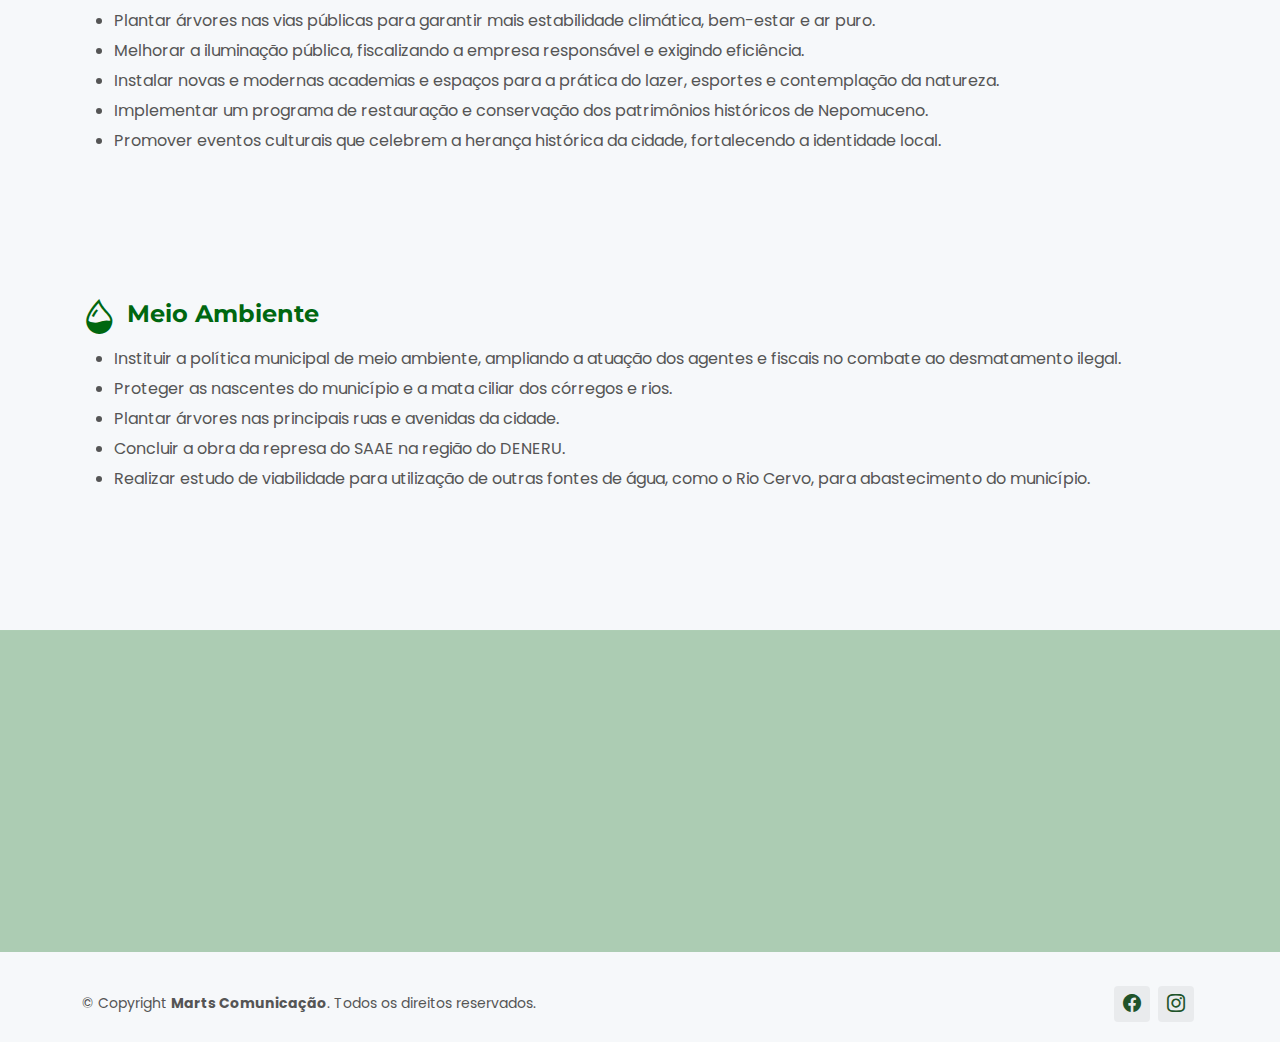
<file: propostas.html>
<!DOCTYPE html>
<html lang="pt-br">

<head>
  <meta charset="utf-8">
  <meta content="width=device-width, initial-scale=1.0" name="viewport">
  <title>Luiz Fernando</title>
  <meta name="description" content="">
  <meta name="keywords" content="">

  <!-- Favicons -->
  <link href="assets/img/favicon.jpg" rel="icon">
  <link href="assets/img/apple-touch-icon.png" rel="apple-touch-icon">

  <!-- Fonts -->
  <link rel="preconnect" href="https://fonts.googleapis.com">
  <link rel="preconnect" href="https://fonts.gstatic.com" crossorigin>
  <link
    href="https://fonts.googleapis.com/css2?family=Montserrat:ital,wght@0,100..900;1,100..900&family=Poppins:ital,wght@0,100;0,200;0,300;0,400;0,500;0,600;0,700;0,800;0,900;1,100;1,200;1,300;1,400;1,500;1,600;1,700;1,800;1,900&display=swap"
    rel="stylesheet">

  <!-- Vendor CSS Files -->
  <link href="assets/vendor/bootstrap/css/bootstrap.min.css" rel="stylesheet">
  <link href="assets/vendor/bootstrap-icons/bootstrap-icons.css" rel="stylesheet">
  <link href="assets/vendor/aos/aos.css" rel="stylesheet">
  <link href="assets/vendor/glightbox/css/glightbox.min.css" rel="stylesheet">
  <link href="assets/vendor/swiper/swiper-bundle.min.css" rel="stylesheet">

  <!-- Main CSS File -->
  <link href="assets/css/main.css" rel="stylesheet">

  <!-- =======================================================
  * Template Name: Scaffold
  * Template URL: https://bootstrapmade.com/scaffold-bootstrap-metro-style-template/
  * Updated: Aug 07 2024 with Bootstrap v5.3.3
  * Author: BootstrapMade.com
  * License: https://bootstrapmade.com/license/
  ======================================================== -->
</head>

<body class="index-page">

  <header id="header" class="header d-flex align-items-center sticky-top">
    <div class="container position-relative d-flex align-items-center">

      <a href="index.html" class="logo d-flex align-items-center me-auto">
        <!-- Uncomment the line below if you also wish to use an image logo -->
        <!-- <img src="assets/img/logo.png" alt=""> -->
        <img class="logo-luiz" src="./assets/img/LUIZ-SITE6 vice.png" alt="">
      </a>

      <nav id="navmenu" class="navmenu">
        <ul>
          <li><a href="./index.html">Início</a></li>
          <li><a href="./sobre.html">Sobre</a></li>
          <li><a href="#" class="active">Propostas</a></li>
          <li><a href= "./vice.html">Vice-Prefeita</a></li>
          <li><a href="./contato.html">Contato</a></li>
        </ul>
        <i class="mobile-nav-toggle d-xl-none bi bi-list"></i>
      </nav>

      <div class="header-social-links">
        <a href="https://www.facebook.com/luizfernandonep/" target="_blank" class="facebook"><i class="bi bi-facebook"></i></a>
        <a href="https://www.instagram.com/luizfernandonep?igsh=MW5ocmoxeThlOXNnOA==" target="_blank" class="instagram"><i class="bi bi-instagram"></i></a>
      </div>

    </div>
  </header>

  <main class="main">

    <!-- Hero Section -->

    <section id="services" class="services section">

      <!-- Section Title -->
      <div class="container section-title" data-aos="fade-up">
        <h2>Propostas</h2>
        <p>Clique nos temas abaixo para saber mais propostas para Nepomuceno!</p>
      </div><!-- End Section Title -->

      <div class="container">

        <div class="row gy-4">

          <div class="col-xl-3 col-md-6 d-flex" data-aos="fade-up" data-aos-delay="100">
            <div class="service-item position-relative">
              <div class="icon"><i class="bi bi-activity icon"></i></div>
              <h4><a href="#saude" class="stretched-link">Saúde</a></h4>
              <p>Clique para ver mais propostas sobre a área de Saúde e Maternidade</p>
            </div>
          </div><!-- End Service Item -->

          <div class="col-xl-3 col-md-6 d-flex" data-aos="fade-up" data-aos-delay="200">
            <div class="service-item position-relative">
              <div class="icon"><i class="bi bi-pencil"></i></div>
              <h4><a href="#educacao" class="stretched-link">Educação</a></h4>
              <p>Clique para ver mais propostas sobre a área de Educação e Capacitação</p>
            </div>
          </div><!-- End Service Item -->

          <div class="col-xl-3 col-md-6 d-flex" data-aos="fade-up" data-aos-delay="300">
            <div class="service-item position-relative">
              <div class="icon"><i class="bi bi-shield-check"></i></div>
              <h4><a href="#segurancapub" class="stretched-link">Segurança Pública</a></h4>
              <p>Clique para ver mais propostas sobre Segurança Pública e Defesa Pessoal</p>
            </div>
          </div><!-- End Service Item -->

          <div class="col-xl-3 col-md-6 d-flex" data-aos="fade-up" data-aos-delay="400">
            <div class="service-item position-relative">
              <div class="icon"><i class="bi bi-emoji-laughing"></i></div>
              <h4><a href="#qualivida" class="stretched-link">Qualidade de Vida</a></h4>
              <p>Clique para ver mais propostas sobre Qualidade de Vida do cidadão de Nepomuceno</p>
            </div>
          </div>

          <div class="col-xl-3 col-md-6 d-flex" data-aos="fade-up" data-aos-delay="100">
            <div class="service-item position-relative">
              <div class="icon"><i class="bi bi-tools"></i></div>
              <h4><a href="#empregoerenda" class="stretched-link">Emprego e Renda</a></h4>
              <p>Clique para ver mais propostas sobre Políticas de Emprego e Renda</p>
            </div>
          </div><!-- End Service Item -->

          <div class="col-xl-3 col-md-6 d-flex" data-aos="fade-up" data-aos-delay="200">
            <div class="service-item position-relative">
              <div class="icon"><i class="bi bi-house-heart"></i></div>
              <h4><a href="#moradia" class="stretched-link">Moradia</a></h4>
              <p>Clique para ver mais propostas sobre a Política Municipal de Moradia</p>
            </div>
          </div><!-- End Service Item -->

          <div class="col-xl-3 col-md-6 d-flex" data-aos="fade-up" data-aos-delay="300">
            <div class="service-item position-relative">
              <div class="icon"><i class="bi bi-person-gear"></i></div>
              <h4><a href="#adm" class="stretched-link">Administração</a></h4>
              <p>Clique para ver mais propostas sobre Administração Moderna, Eficiente e Eficaz</p>
            </div>
          </div><!-- End Service Item -->

          <div class="col-xl-3 col-md-6 d-flex" data-aos="fade-up" data-aos-delay="400">
            <div class="service-item position-relative">
              <div class="icon"><i class="bi bi-flower1"></i></div>
              <h4><a href="#agro" class="stretched-link">Fortalecimento Agro</a></h4>
              <p>Clique para ver mais propostas sobre Apoio ao Homem do Campo: Fortalecer Nosso Agro</p>
            </div>
          </div>

          <div class="col-xl-3 col-md-6 d-flex" data-aos="fade-up" data-aos-delay="300">
            <div class="service-item position-relative">
              <div class="icon"><i class="bi bi-building"></i></div>
              <h4><a href="#equippub" class="stretched-link">Equipamentos Públicos</a></h4>
              <p>Clique para ver mais propostas sobre Equipamentos Públicos e Patrimônios Históricos</p>
            </div>
          </div><!-- End Service Item -->

          <div class="col-xl-3 col-md-6 d-flex" data-aos="fade-up" data-aos-delay="400">
            <div class="service-item position-relative">
              <div class="icon"><i class="bi bi-droplet-half"></i></div>
              <h4><a href="#meioambiente" class="stretched-link">Meio Ambiente</a></h4>
              <p>Clique para ver mais propostas sobre Meio Ambiente, Reflorestamento e Água</p>
            </div>
          </div>
          <!-- End Service Item -->

        </div>

      </div>

    </section><!-- /Services Section -->

    <section id="faq" class="faq section light-background">
      <div class="container">
        <div class="row justify-content-center">
         
         <section id="saude">
            <div class="titulo-proposta">
              <div class="icon-proposta"><i class="bi bi-activity icon"></i></div>
              <h4 class="nome-proposta">Saúde</h4>
            </div>
            <div class="propostas">
              <ul class="lista-propostas">
                <li>Ampliar e melhorar o atendimento ao público em todos os postos de atendimento e na Secretaria de Saúde.</li>
                <li>Remanejar, treinar e incentivar o pessoal, especializando os servidores do setor de saúde, com oportunidades de educação continuada.</li>
                <li>Criar novos PSFs nos bairros não atendidos e na zona rural, e implementar atendimento móvel integral com um consultório médico-odontológico móvel.</li>
                <li>Ampliar a ajuda à Santa Casa e maximizar o atendimento no Pronto Socorro Municipal com a contratação de mais médicos especialistas.</li>
                <li>Ampliar o fornecimento de medicamentos, incluindo novos remédios nas listas atuais.</li>
                <li>Atualizar e ampliar o fornecimento de exames simples e complexos, e expandir a rede de convênios com laboratórios, clínicas e hospitais da região.</li>
                <li>Ampliar o atendimento de saúde em Nepomuceno através de uma parceria com o Hospital Universitário da Universidade Federal de Lavras (UFLA).</li>
                <li>Reabrir a Maternidade de Nepomuceno, garantindo um atendimento humanizado e de qualidade para gestantes, desde o pré-natal até o pós-parto.</li>
              </ul>
            </div>
          </section>

          <section id="educacao">
            <div class="titulo-proposta">
              <div class="icon-proposta"><i class="bi bi-pencil"></i></div>
              <h4 class="nome-proposta">Educação</h4>
            </div>
            <div class="propostas">
              <ul class="lista-propostas">
                <li>Investir na reforma e ampliação das escolas municipais.</li>
                <li>Oferecer cursos e treinamentos para professores e profissionais da educação, melhorando os currículos e garantindo um ensino de qualidade.</li>
                <li>Valorizar os profissionais da educação básica com melhor remuneração, revisão do plano de carreiras e criação de novos benefícios.</li>
                <li>Equipar as escolas municipais com novos e modernos equipamentos e materiais didático-pedagógicos eficientes.</li>
                <li>Fortalecer e ampliar as parcerias com universidades da região.</li>
                <li>Conquistar mais cursos superiores para Nepomuceno, especialmente no CEFET.</li>
                <li>Construir unidades escolares necessárias para atendimento próximo de casa dos alunos, principalmente da educação básica.</li>
              </ul>
            </div>
          </section>

          <section id="segurancapub">
            <div class="titulo-proposta">
              <div class="icon-proposta"><i class="bi bi-shield-check"></i></div>
              <h4 class="nome-proposta">Segurança Pública</h4>
            </div>
            <div class="propostas">
              <ul class="lista-propostas">
                <li>Ampliar, aprimorar e qualificar os convênios com as polícias Militar e Civil, investindo mais recursos e conquistando novas viaturas, pessoal e instalações.</li>
                <li>Trazer uma Companhia de Polícia Militar para Nepomuceno com maior capacidade de ação preventiva.</li>
                <li>Apoiar a permanência de um Delegado de Polícia e mais policiais civis, dedicados exclusivamente ao trabalho de polícia judiciária.</li>
                <li>Melhorar a gestão das câmeras de prevenção de crimes na cidade e zona rural.</li>
                <li>Criar a Guarda Municipal para defesa do patrimônio público e auxílio às forças de segurança.</li>
              </ul>
            </div>
          </section>

          <section id="qualivida">
            <div class="titulo-proposta">
              <div class="icon-proposta"><i class="bi bi-emoji-laughing"></i></div>
              <h4 class="nome-proposta">Qualidade de Vida</h4>
            </div>
            <div class="propostas">
              <ul class="lista-propostas">
                <li>Ampliar, reformar e construir novos espaços para a prática de esportes na zona urbana, distritos, povoados e regiões rurais.</li>
                <li>Incentivar a cultura através da utilização do centro de eventos e da Casa de Cultura, promovendo artes, cinema, teatro, música, feiras e artesanatos.</li>
                <li>Promover campeonatos tradicionais e incentivar a prática de outros esportes, como corridas, vôlei, ciclismo, mountain bike, skate, malha, basquete, handebol, entre outros.</li>
                <li>Ampliar o acesso à internet gratuita em pontos estratégicos do município.</li>
              </ul>
            </div>
          </section>

          <section id="empregoerenda">
            <div class="titulo-proposta">
              <div class="icon-proposta"><i class="bi bi-tools"></i></div>
              <h4 class="nome-proposta">Emprego e Renda</h4>
            </div>
            <div class="propostas">
              <ul class="lista-propostas">
                <li>Melhorar, ampliar e dinamizar a divulgação dos potenciais do município.</li>
                <li>Desenvolver um novo distrito industrial para facilitar a instalação de novas empresas, gerando empregos e estimulando a economia local.</li>
                <li>Implementar políticas e incentivos fiscais para atrair novas empresas e estimular o crescimento das já estabelecidas, incluindo a doação de áreas para construção de suas sedes.</li>
                <li>Estabelecer e fortalecer parcerias com universidades e escolas técnicas para a qualificação profissional da população local.</li>
                <li>Aproximar órgãos de fomento como SENAR, SEBRAE, entre outros, para oferecer suporte e recursos às empresas e empreendedores.</li>
              </ul>
            </div>
          </section>

          <section id="moradia">
            <div class="titulo-proposta">
              <div class="icon-proposta"><i class="bi bi-house-heart"></i></div>
              <h4 class="nome-proposta">Moradia</h4>
            </div>
            <div class="propostas">
              <ul class="lista-propostas">
                <li>Criar a Política Municipal de Habitação, com a respectiva Secretaria e Conselho Municipal de Habitação.</li>
                <li>Promover a construção de casas dos programas "Minha Casa Minha Vida", especialmente para a população mais carente e trabalhadores assalariados de baixa renda na cidade e no campo.</li>
                <li>Regularizar a situação fundiária em parceria com órgãos competentes, garantindo que todas as famílias tenham a posse legal de suas propriedades.</li>
              </ul>
            </div>
          </section>

          <section id="adm">
            <div class="titulo-proposta">
              <div class="icon-proposta"><i class="bi bi-person-gear"></i></div>
              <h4 class="nome-proposta">Administração</h4>
            </div>
            <div class="propostas">
              <ul class="lista-propostas">
                <li>Respeitar, valorizar, investir e gerir melhor os recursos humanos do município.</li>
                <li>Ampliar os espaços de atendimento ao público, implementando eficiência, rapidez e eficácia na entrega dos serviços públicos.</li>
                <li>Prosseguir e avançar na política de ampliação e renovação da frota de veículos do município, trazendo economia e eficiência para a locomoção dos serviços e pessoas.</li>
                <li>Revisar o plano de cargos, salários e carreiras dos servidores municipais para melhorar a prestação dos serviços públicos.</li>
                <li>Melhorar a relação com o sindicato dos servidores, aproveitando a experiência do prefeito Luiz Fernando.</li>
              </ul>
            </div>
          </section>

          <section id="agro">
            <div class="titulo-proposta">
              <div class="icon-proposta"><i class="bi bi-flower1"></i></div>
              <h4 class="nome-proposta">Fortalecimento Agro</h4>
            </div>
            <div class="propostas">
              <ul class="lista-propostas">
                <li>Melhorar o cuidado com as estradas através da aquisição de novas máquinas e equipamentos, e treinamento de pessoal para agilizar, ampliar e melhorar o atendimento.</li>
                <li>Apoiar a criação de associações e cooperativas, e atrair ou apoiar a criação de empresas ligadas aos produtos agrícolas do município.</li>
                <li>Disponibilizar mais máquinas e equipamentos para apoiar os pequenos e médios agricultores.</li>
                <li>Aumentar o apoio a EMATER, SENAR e outros organismos de apoio ao agricultor e cafeicultor.</li>
                <li>Estabelecer novas parcerias com universidades da região, especialmente com a UFLA e o CEFET, que se tornará uma Universidade Tecnológica em breve.</li>
              </ul>
            </div>
          </section>

          <section id="equippub">
            <div class="titulo-proposta">
              <div class="icon-proposta"><i class="bi bi-building"></i></div>
              <h4 class="nome-proposta">Equipamentos Públicos</h4>
            </div>
            <div class="propostas">
              <ul class="lista-propostas">
                <li>Reformar e ampliar as praças da cidade.</li>
                <li>Cuidar melhor das ruas e avenidas.</li>
                <li>Plantar árvores nas vias públicas para garantir mais estabilidade climática, bem-estar e ar puro.</li>
                <li>Melhorar a iluminação pública, fiscalizando a empresa responsável e exigindo eficiência.</li>
                <li>Instalar novas e modernas academias e espaços para a prática do lazer, esportes e contemplação da natureza.</li>
                <li>Implementar um programa de restauração e conservação dos patrimônios históricos de Nepomuceno.</li>
                <li>Promover eventos culturais que celebrem a herança histórica da cidade, fortalecendo a identidade local.</li>
              </ul>
            </div>
          </section>

          <section id="meioambiente">
            <div class="titulo-proposta">
              <div class="icon-proposta"><i class="bi bi-droplet-half"></i></div>
              <h4 class="nome-proposta">Meio Ambiente</h4>
            </div>
            <div class="propostas">
              <ul class="lista-propostas">
                <li>Instituir a política municipal de meio ambiente, ampliando a atuação dos agentes e fiscais no combate ao desmatamento ilegal.</li>
                <li>Proteger as nascentes do município e a mata ciliar dos córregos e rios.</li>
                <li>Plantar árvores nas principais ruas e avenidas da cidade.</li>
                <li>Concluir a obra da represa do SAAE na região do DENERU.</li>
                <li>Realizar estudo de viabilidade para utilização de outras fontes de água, como o Rio Cervo, para abastecimento do município.</li>
              </ul>
            </div>
          </section>



          <!-- Section Title -->


    </section>


    <!-- Call To Action Section -->
    <section id="call-to-action" class="call-to-action section light-background">

      <img src="assets/img/509696746b7144dea45e7c9499fd748c.jpg" alt="">

      <div class="container">

        <div class="row" data-aos="zoom-in" data-aos-delay="100">
          <div class="col-xl-9 text-center text-xl-start">
            <h3>Participe do Nosso Grupo de WhatsApp</h3>
            <p>Se você quer fazer parte da transformação de nossa cidade, participe do grupo de WhatsApp do nosso
              candidato a prefeito Luiz Fernando! Vamos construir juntos uma Nepomuceno mais próspera e justa!</p>
          </div>
          <div class="col-xl-3 cta-btn-container text-center">
            <a class="cta-btn align-middle" href="https://chat.whatsapp.com/Ll4yzVXsvCZ9m5twAOCHqp" target="_blank">Participe!</a>
          </div>
        </div>

      </div>

    </section>






  </main>

  <footer id="footer" class="footer light-background">

    <div class="footer-top">
      <div class="container">
        <div class="row gy-4">
         

    <div class="copyright text-center">
      <div
        class="container d-flex flex-column flex-lg-row justify-content-center justify-content-lg-between align-items-center">

        <div class="d-flex flex-column align-items-center align-items-lg-start">
          <div>
            © Copyright <strong><span>Marts Comunicação</span></strong>. Todos os direitos reservados.
          </div>
        </div>

        <div class="social-links order-first order-lg-last mb-3 mb-lg-0">
          <a href="https://www.facebook.com/luizfernandonep/" target="_blank"><i class="bi bi-facebook"></i></a>
          <a href="https://www.instagram.com/luizfernandonep?igsh=MW5ocmoxeThlOXNnOA==" target="_blank"><i class="bi bi-instagram"></i></a>
        </div>

      </div>
    </div>

  </footer>

  <!-- Scroll Top -->
  <a href="#" id="scroll-top" class="scroll-top d-flex align-items-center justify-content-center"><i
      class="bi bi-arrow-up-short"></i></a>

  <!-- Preloader -->
  <div id="preloader"></div>

  <!-- Vendor JS Files -->
  <script src="assets/vendor/bootstrap/js/bootstrap.bundle.min.js"></script>
  <script src="assets/vendor/php-email-form/validate.js"></script>
  <script src="assets/vendor/aos/aos.js"></script>
  <script src="assets/vendor/glightbox/js/glightbox.min.js"></script>
  <script src="assets/vendor/imagesloaded/imagesloaded.pkgd.min.js"></script>
  <script src="assets/vendor/isotope-layout/isotope.pkgd.min.js"></script>
  <script src="assets/vendor/swiper/swiper-bundle.min.js"></script>

  <!-- Main JS File -->
  <script src="assets/js/main.js"></script>

</body>

</html>
</file>
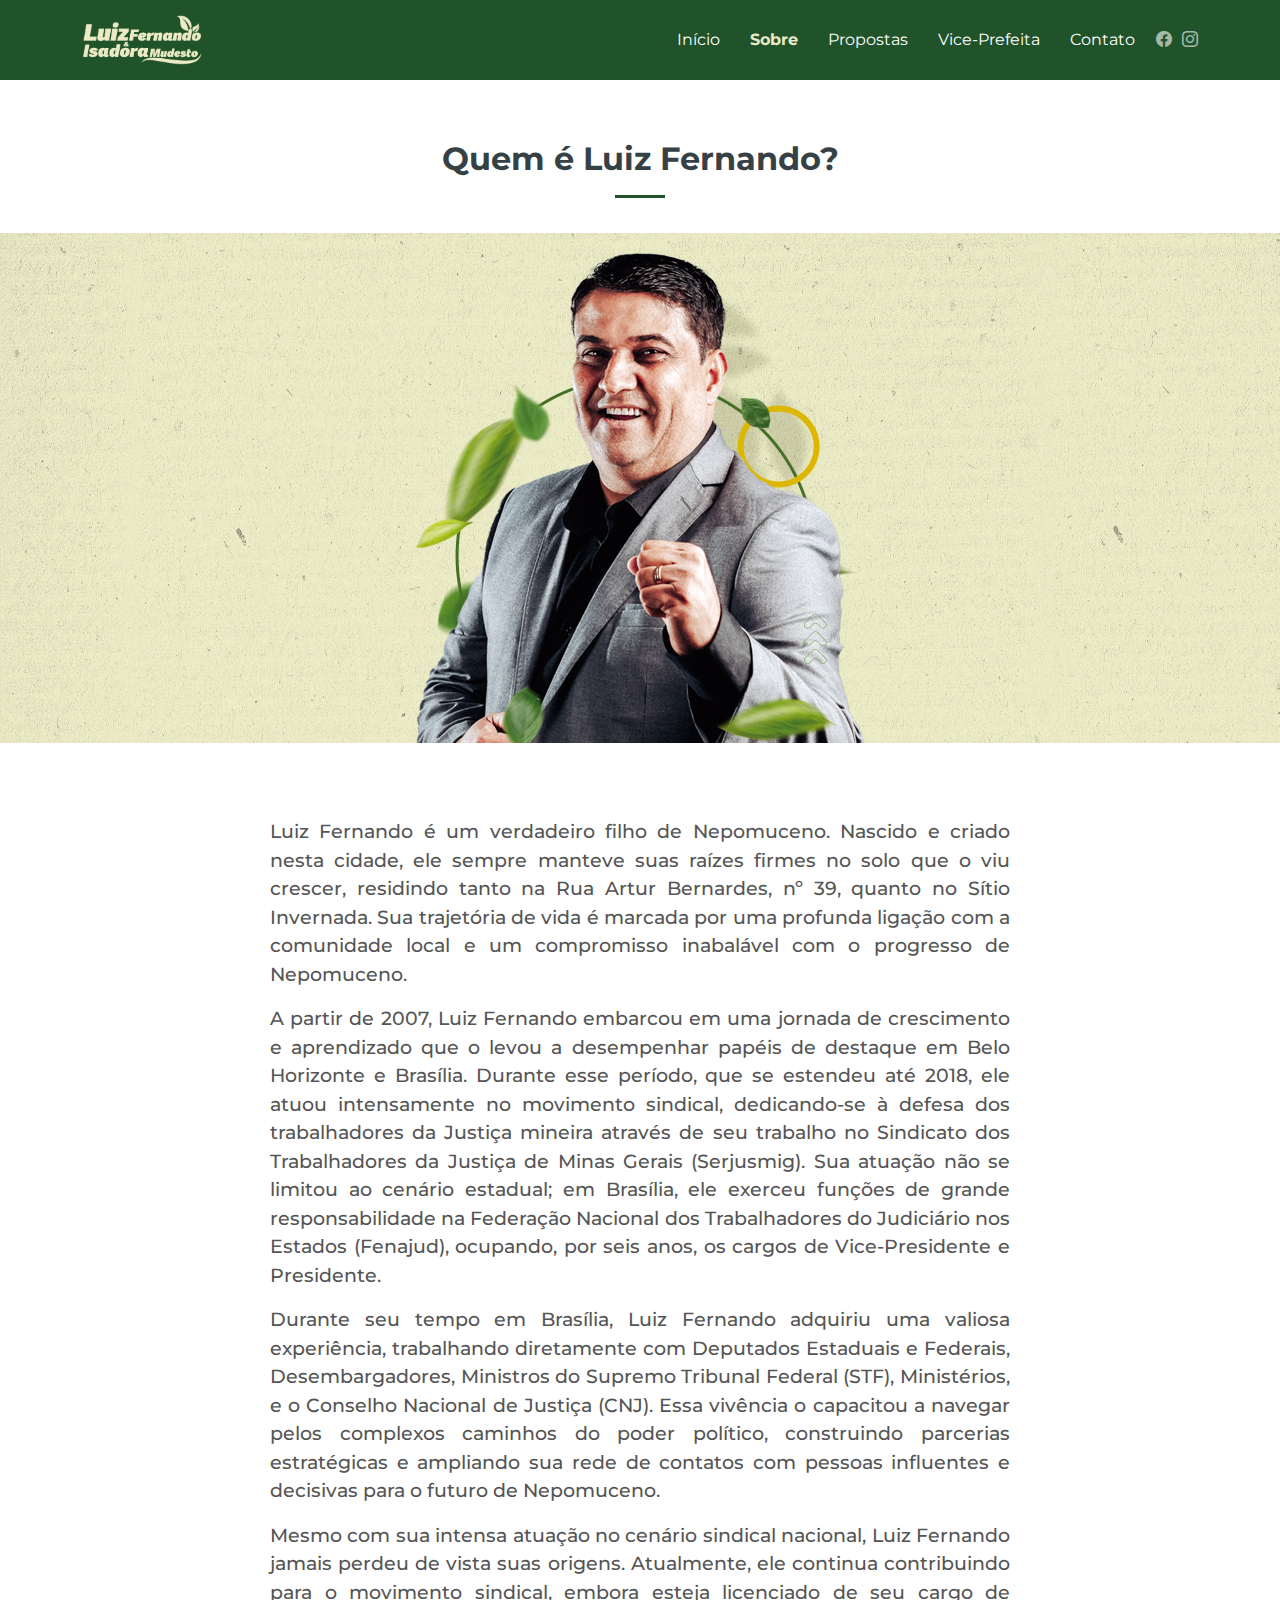
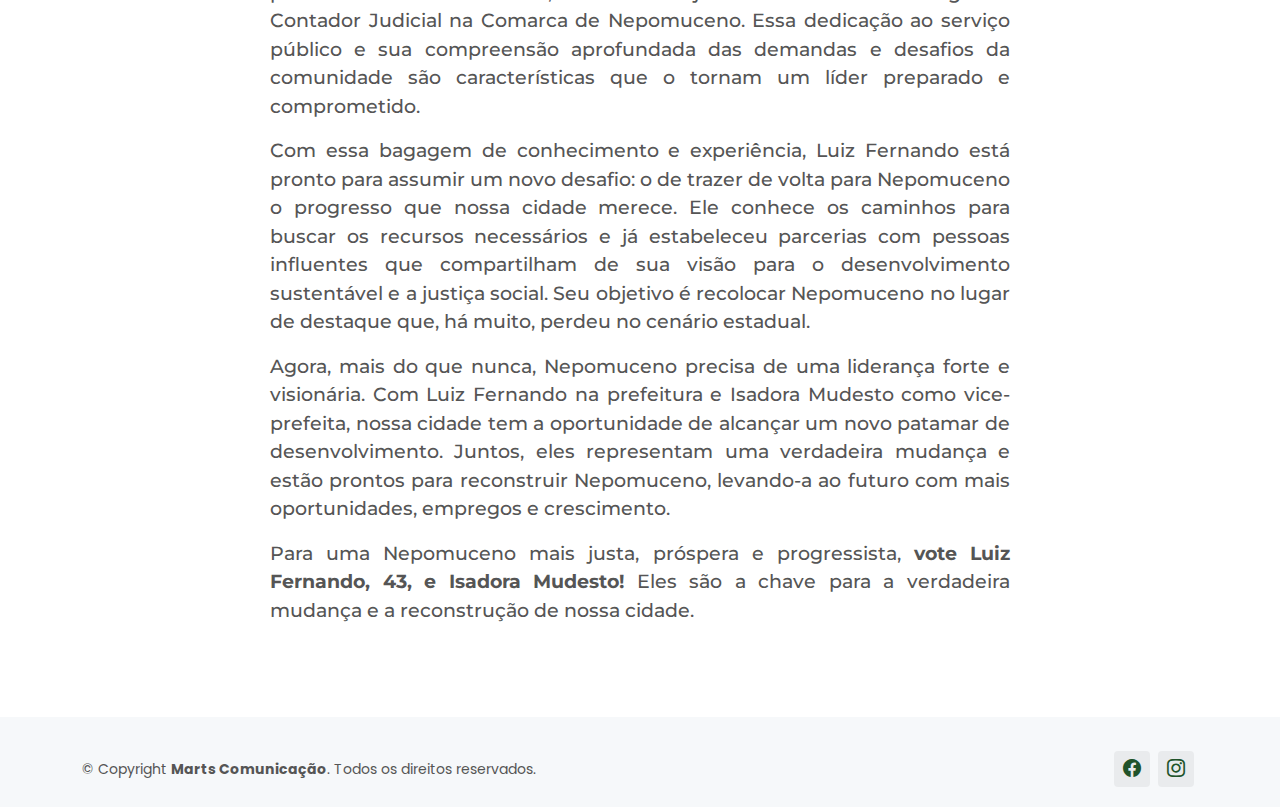
<file: sobre.html>
<!DOCTYPE html>
<html lang="pt-br">

<head>
  <meta charset="utf-8">
  <meta content="width=device-width, initial-scale=1.0" name="viewport">
  <title>Luiz Fernando</title>
  <meta name="description" content="">
  <meta name="keywords" content="">

  <!-- Favicons -->
  <link href="assets/img/favicon.jpg" rel="icon">
  <link href="assets/img/apple-touch-icon.png" rel="apple-touch-icon">

  <!-- Fonts -->
  <link rel="preconnect" href="https://fonts.googleapis.com">
  <link rel="preconnect" href="https://fonts.gstatic.com" crossorigin>
  <link
    href="https://fonts.googleapis.com/css2?family=Montserrat:ital,wght@0,100..900;1,100..900&family=Poppins:ital,wght@0,100;0,200;0,300;0,400;0,500;0,600;0,700;0,800;0,900;1,100;1,200;1,300;1,400;1,500;1,600;1,700;1,800;1,900&display=swap"
    rel="stylesheet">

  <!-- Vendor CSS Files -->
  <link href="assets/vendor/bootstrap/css/bootstrap.min.css" rel="stylesheet">
  <link href="assets/vendor/bootstrap-icons/bootstrap-icons.css" rel="stylesheet">
  <link href="assets/vendor/aos/aos.css" rel="stylesheet">
  <link href="assets/vendor/glightbox/css/glightbox.min.css" rel="stylesheet">
  <link href="assets/vendor/swiper/swiper-bundle.min.css" rel="stylesheet">

  <!-- Main CSS File -->
  <link href="assets/css/main.css" rel="stylesheet">

  <!-- =======================================================
  * Template Name: Scaffold
  * Template URL: https://bootstrapmade.com/scaffold-bootstrap-metro-style-template/
  * Updated: Aug 07 2024 with Bootstrap v5.3.3
  * Author: BootstrapMade.com
  * License: https://bootstrapmade.com/license/
  ======================================================== -->
</head>

<body class="index-page">

  <header id="header" class="header d-flex align-items-center sticky-top">
    <div class="container position-relative d-flex align-items-center">

      <a href="index.html" class="logo d-flex align-items-center me-auto">
        <!-- Uncomment the line below if you also wish to use an image logo -->
        <!-- <img src="assets/img/logo.png" alt=""> -->
        <img class="logo-luiz" src="./assets/img/LUIZ-SITE6 vice.png" alt="">
      </a>

      <nav id="navmenu" class="navmenu">
        <ul>
          <li><a href="./index.html">Início</a></li>
          <li><a href="#" class="active">Sobre</a></li>
          <li><a href="./propostas.html">Propostas</a></li>
          <li><a href= "./vice.html">Vice-Prefeita</a></li>
          <li><a href="./contato.html">Contato</a></li>
        </ul>
        <i class="mobile-nav-toggle d-xl-none bi bi-list"></i>
      </nav>

      <div class="header-social-links">
        <a href="https://www.facebook.com/luizfernandonep/" target="_blank" class="facebook"><i class="bi bi-facebook"></i></a>
        <a href="https://www.instagram.com/luizfernandonep?igsh=MW5ocmoxeThlOXNnOA==" target="_blank" class="instagram"><i class="bi bi-instagram"></i></a>
      </div>

    </div>
  </header>

  <main class="main">

    <!-- Hero Section -->
    
    <section id="features" class="features section">
      <div class="container section-title" data-aos="fade-up">
        <h2>Quem é Luiz Fernando?</h2>
      </div>

      

      <section id="sobre" class="sobre">
     
    

    </section>  

    
  </div>
  
</section><!-- /Call To Action Section -->

<div class="container texto">
<p>Luiz Fernando é um verdadeiro filho de Nepomuceno. Nascido e criado nesta cidade, ele sempre manteve suas raízes firmes no solo que o viu crescer, residindo tanto na Rua Artur Bernardes, nº 39, quanto no Sítio Invernada. Sua trajetória de vida é marcada por uma profunda ligação com a comunidade local e um compromisso inabalável com o progresso de Nepomuceno.</p>
<p>A partir de 2007, Luiz Fernando embarcou em uma jornada de crescimento e aprendizado que o levou a desempenhar papéis de destaque em Belo Horizonte e Brasília. Durante esse período, que se estendeu até 2018, ele atuou intensamente no movimento sindical, dedicando-se à defesa dos trabalhadores da Justiça mineira através de seu trabalho no Sindicato dos Trabalhadores da Justiça de Minas Gerais (Serjusmig). Sua atuação não se limitou ao cenário estadual; em Brasília, ele exerceu funções de grande responsabilidade na Federação Nacional dos Trabalhadores do Judiciário nos Estados (Fenajud), ocupando, por seis anos, os cargos de Vice-Presidente e Presidente.</p>
<p>Durante seu tempo em Brasília, Luiz Fernando adquiriu uma valiosa experiência, trabalhando diretamente com Deputados Estaduais e Federais, Desembargadores, Ministros do Supremo Tribunal Federal (STF), Ministérios, e o Conselho Nacional de Justiça (CNJ). Essa vivência o capacitou a navegar pelos complexos caminhos do poder político, construindo parcerias estratégicas e ampliando sua rede de contatos com pessoas influentes e decisivas para o futuro de Nepomuceno.</p>
<p>Mesmo com sua intensa atuação no cenário sindical nacional, Luiz Fernando jamais perdeu de vista suas origens. Atualmente, ele continua contribuindo para o movimento sindical, embora esteja licenciado de seu cargo de Contador Judicial na Comarca de Nepomuceno. Essa dedicação ao serviço público e sua compreensão aprofundada das demandas e desafios da comunidade são características que o tornam um líder preparado e comprometido.</p>
<p>Com essa bagagem de conhecimento e experiência, Luiz Fernando está pronto para assumir um novo desafio: o de trazer de volta para Nepomuceno o progresso que nossa cidade merece. Ele conhece os caminhos para buscar os recursos necessários e já estabeleceu parcerias com pessoas influentes que compartilham de sua visão para o desenvolvimento sustentável e a justiça social. Seu objetivo é recolocar Nepomuceno no lugar de destaque que, há muito, perdeu no cenário estadual.</p>
<p>Agora, mais do que nunca, Nepomuceno precisa de uma liderança forte e visionária. Com Luiz Fernando na prefeitura e Isadora Mudesto como vice-prefeita, nossa cidade tem a oportunidade de alcançar um novo patamar de desenvolvimento. Juntos, eles representam uma verdadeira mudança e estão prontos para reconstruir Nepomuceno, levando-a ao futuro com mais oportunidades, empregos e crescimento.</p>
<p>Para uma Nepomuceno mais justa, próspera e progressista, <strong>vote Luiz Fernando, 43, e Isadora Mudesto!</strong> Eles são a chave para a verdadeira mudança e a reconstrução de nossa cidade.</p>
</div>





    

  </main>

  <footer id="footer" class="footer light-background">

    <div class="footer-top">
      <div class="container">
        <div class="row gy-4">
         

    <div class="copyright text-center">
      <div
        class="container d-flex flex-column flex-lg-row justify-content-center justify-content-lg-between align-items-center">

        <div class="d-flex flex-column align-items-center align-items-lg-start">
          <div>
            © Copyright <strong><span>Marts Comunicação</span></strong>. Todos os direitos reservados.
          </div>
        </div>

        <div class="social-links order-first order-lg-last mb-3 mb-lg-0">
          <a href="https://www.facebook.com/luizfernandonep/" target="_blank"><i class="bi bi-facebook"></i></a>
          <a href="https://www.instagram.com/luizfernandonep?igsh=MW5ocmoxeThlOXNnOA==" target="_blank"><i class="bi bi-instagram"></i></a>
        </div>

      </div>
    </div>

  </footer>

  <!-- Scroll Top -->
  <a href="#" id="scroll-top" class="scroll-top d-flex align-items-center justify-content-center"><i
      class="bi bi-arrow-up-short"></i></a>

  <!-- Preloader -->
  <div id="preloader"></div>

  <!-- Vendor JS Files -->
  <script src="assets/vendor/bootstrap/js/bootstrap.bundle.min.js"></script>
  <script src="assets/vendor/php-email-form/validate.js"></script>
  <script src="assets/vendor/aos/aos.js"></script>
  <script src="assets/vendor/glightbox/js/glightbox.min.js"></script>
  <script src="assets/vendor/imagesloaded/imagesloaded.pkgd.min.js"></script>
  <script src="assets/vendor/isotope-layout/isotope.pkgd.min.js"></script>
  <script src="assets/vendor/swiper/swiper-bundle.min.js"></script>

  <!-- Main JS File -->
  <script src="assets/js/main.js"></script>

</body>

</html>
</file>
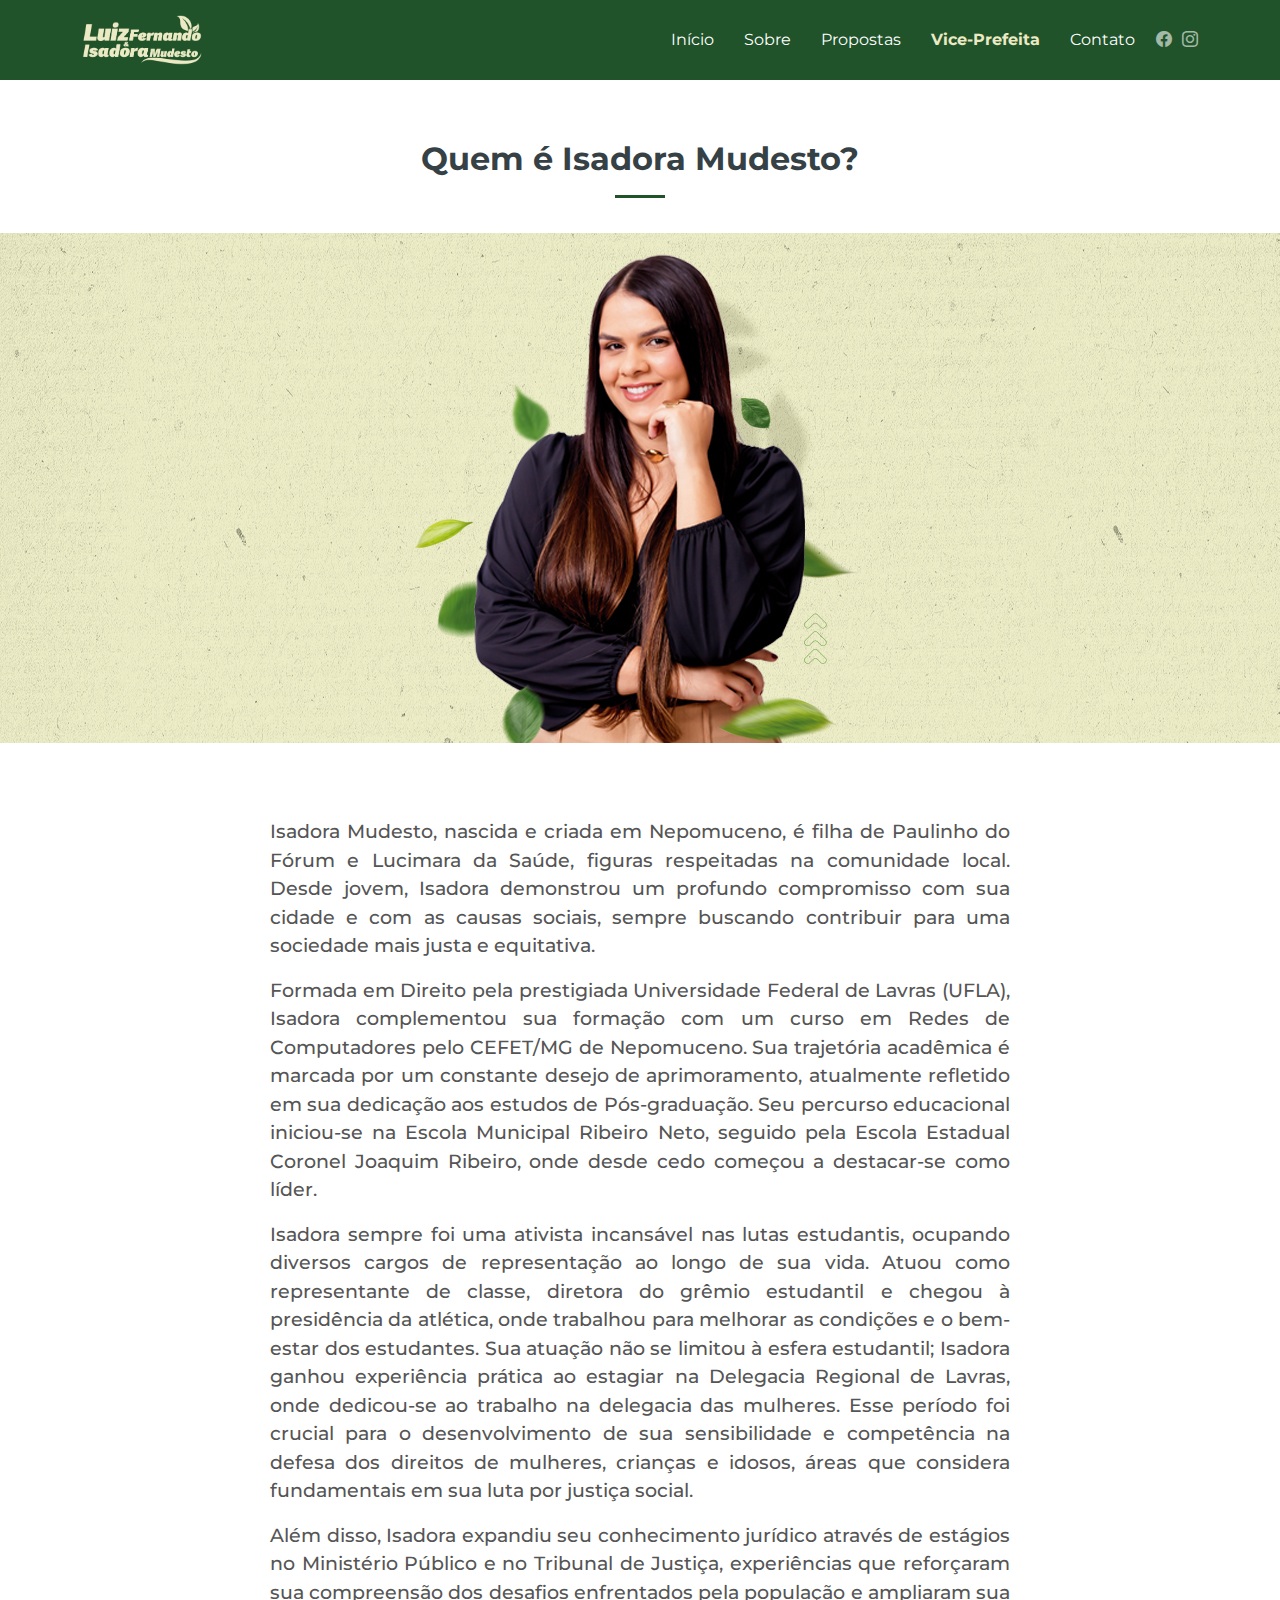
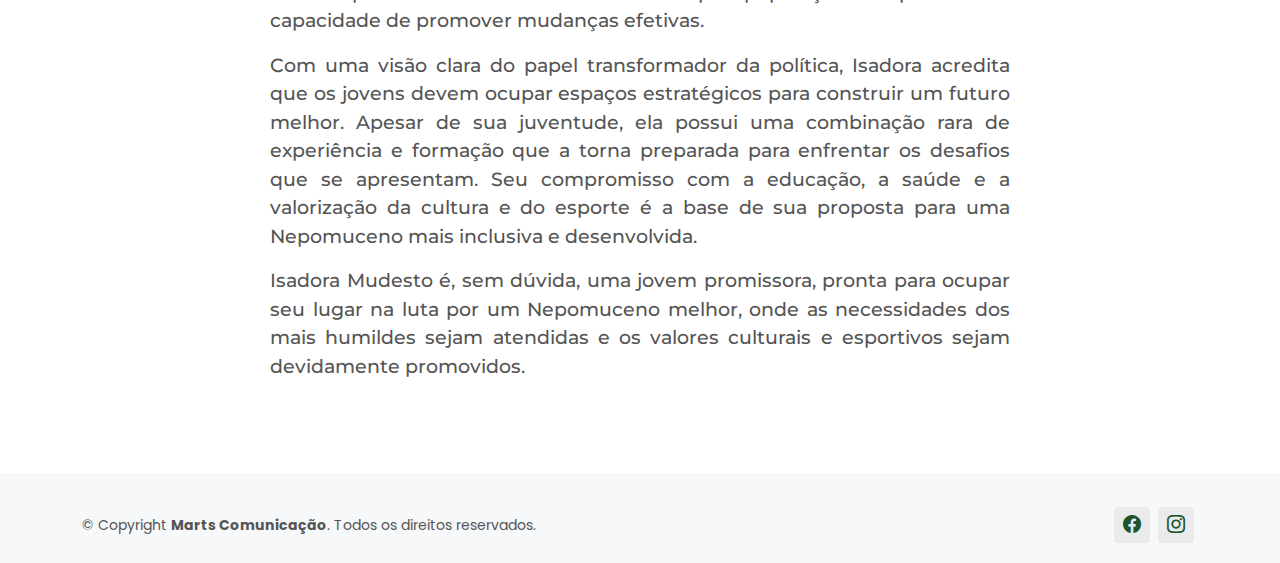
<file: vice.html>
<!DOCTYPE html>
<html lang="pt-br">

<head>
  <meta charset="utf-8">
  <meta content="width=device-width, initial-scale=1.0" name="viewport">
  <title>Luiz Fernando</title>
  <meta name="description" content="">
  <meta name="keywords" content="">

  <!-- Favicons -->
  <link href="assets/img/favicon.jpg" rel="icon">
  <link href="assets/img/apple-touch-icon.png" rel="apple-touch-icon">

  <!-- Fonts -->
  <link rel="preconnect" href="https://fonts.googleapis.com">
  <link rel="preconnect" href="https://fonts.gstatic.com" crossorigin>
  <link
    href="https://fonts.googleapis.com/css2?family=Montserrat:ital,wght@0,100..900;1,100..900&family=Poppins:ital,wght@0,100;0,200;0,300;0,400;0,500;0,600;0,700;0,800;0,900;1,100;1,200;1,300;1,400;1,500;1,600;1,700;1,800;1,900&display=swap"
    rel="stylesheet">

  <!-- Vendor CSS Files -->
  <link href="assets/vendor/bootstrap/css/bootstrap.min.css" rel="stylesheet">
  <link href="assets/vendor/bootstrap-icons/bootstrap-icons.css" rel="stylesheet">
  <link href="assets/vendor/aos/aos.css" rel="stylesheet">
  <link href="assets/vendor/glightbox/css/glightbox.min.css" rel="stylesheet">
  <link href="assets/vendor/swiper/swiper-bundle.min.css" rel="stylesheet">

  <!-- Main CSS File -->
  <link href="assets/css/main.css" rel="stylesheet">

  <!-- =======================================================
  * Template Name: Scaffold
  * Template URL: https://bootstrapmade.com/scaffold-bootstrap-metro-style-template/
  * Updated: Aug 07 2024 with Bootstrap v5.3.3
  * Author: BootstrapMade.com
  * License: https://bootstrapmade.com/license/
  ======================================================== -->
</head>

<body class="index-page">

  <header id="header" class="header d-flex align-items-center sticky-top">
    <div class="container position-relative d-flex align-items-center">

      <a href="index.html" class="logo d-flex align-items-center me-auto">
        <!-- Uncomment the line below if you also wish to use an image logo -->
        <!-- <img src="assets/img/logo.png" alt=""> -->
        <img class="logo-luiz" src="./assets/img/LUIZ-SITE6 vice.png" alt="">
      </a>

      <nav id="navmenu" class="navmenu">
        <ul>
          <li><a href="./index.html">Início</a></li>
          <li><a href="./sobre.html" >Sobre</a></li>
          <li><a href="./propostas.html">Propostas</a></li>
          <li><a href="#" class="active">Vice-Prefeita</a></li>
          <li><a href="./contato.html">Contato</a></li>
        </ul>
        <i class="mobile-nav-toggle d-xl-none bi bi-list"></i>
      </nav>

      <div class="header-social-links">
        <a href="https://www.facebook.com/luizfernandonep/" target="_blank" class="facebook"><i class="bi bi-facebook"></i></a>
        <a href="https://www.instagram.com/luizfernandonep?igsh=MW5ocmoxeThlOXNnOA==" target="_blank" class="instagram"><i class="bi bi-instagram"></i></a>
      </div>

    </div>
  </header>

  <main class="main">

    <!-- Hero Section -->
    
    <section id="features" class="features section">
      <div class="container section-title" data-aos="fade-up">
        <h2>Quem é Isadora Mudesto?</h2>
      </div>

      <section id="vicee" class="vicee">

    </section>  

    
  </div>
  
</section><!-- /Call To Action Section -->

<div class="container texto">
<p>Isadora Mudesto, nascida e criada em Nepomuceno, é filha de Paulinho do Fórum e Lucimara da Saúde, figuras respeitadas na comunidade local. Desde jovem, Isadora demonstrou um profundo compromisso com sua cidade e com as causas sociais, sempre buscando contribuir para uma sociedade mais justa e equitativa.</p>
<p>Formada em Direito pela prestigiada Universidade Federal de Lavras (UFLA), Isadora complementou sua formação com um curso em Redes de Computadores pelo CEFET/MG de Nepomuceno. Sua trajetória acadêmica é marcada por um constante desejo de aprimoramento, atualmente refletido em sua dedicação aos estudos de Pós-graduação. Seu percurso educacional iniciou-se na Escola Municipal Ribeiro Neto, seguido pela Escola Estadual Coronel Joaquim Ribeiro, onde desde cedo começou a destacar-se como líder.</p>
<p>Isadora sempre foi uma ativista incansável nas lutas estudantis, ocupando diversos cargos de representação ao longo de sua vida. Atuou como representante de classe, diretora do grêmio estudantil e chegou à presidência da atlética, onde trabalhou para melhorar as condições e o bem-estar dos estudantes. Sua atuação não se limitou à esfera estudantil; Isadora ganhou experiência prática ao estagiar na Delegacia Regional de Lavras, onde dedicou-se ao trabalho na delegacia das mulheres. Esse período foi crucial para o desenvolvimento de sua sensibilidade e competência na defesa dos direitos de mulheres, crianças e idosos, áreas que considera fundamentais em sua luta por justiça social.</p>
<p>Além disso, Isadora expandiu seu conhecimento jurídico através de estágios no Ministério Público e no Tribunal de Justiça, experiências que reforçaram sua compreensão dos desafios enfrentados pela população e ampliaram sua capacidade de promover mudanças efetivas.</p>
<p>Com uma visão clara do papel transformador da política, Isadora acredita que os jovens devem ocupar espaços estratégicos para construir um futuro melhor. Apesar de sua juventude, ela possui uma combinação rara de experiência e formação que a torna preparada para enfrentar os desafios que se apresentam. Seu compromisso com a educação, a saúde e a valorização da cultura e do esporte é a base de sua proposta para uma Nepomuceno mais inclusiva e desenvolvida.</p>
<p>Isadora Mudesto é, sem dúvida, uma jovem promissora, pronta para ocupar seu lugar na luta por um Nepomuceno melhor, onde as necessidades dos mais humildes sejam atendidas e os valores culturais e esportivos sejam devidamente promovidos.</p>
</div>





    

  </main>

  <footer id="footer" class="footer light-background">

    <div class="footer-top">
      <div class="container">
        <div class="row gy-4">
         

    <div class="copyright text-center">
      <div
        class="container d-flex flex-column flex-lg-row justify-content-center justify-content-lg-between align-items-center">

        <div class="d-flex flex-column align-items-center align-items-lg-start">
          <div>
            © Copyright <strong><span>Marts Comunicação</span></strong>. Todos os direitos reservados.
          </div>
        </div>

        <div class="social-links order-first order-lg-last mb-3 mb-lg-0">
          <a href="https://www.facebook.com/luizfernandonep/" target="_blank"><i class="bi bi-facebook"></i></a>
          <a href="https://www.instagram.com/luizfernandonep?igsh=MW5ocmoxeThlOXNnOA==" target="_blank"><i class="bi bi-instagram"></i></a>
        </div>

      </div>
    </div>

  </footer>

  <!-- Scroll Top -->
  <a href="#" id="scroll-top" class="scroll-top d-flex align-items-center justify-content-center"><i
      class="bi bi-arrow-up-short"></i></a>

  <!-- Preloader -->
  <div id="preloader"></div>

  <!-- Vendor JS Files -->
  <script src="assets/vendor/bootstrap/js/bootstrap.bundle.min.js"></script>
  <script src="assets/vendor/php-email-form/validate.js"></script>
  <script src="assets/vendor/aos/aos.js"></script>
  <script src="assets/vendor/glightbox/js/glightbox.min.js"></script>
  <script src="assets/vendor/imagesloaded/imagesloaded.pkgd.min.js"></script>
  <script src="assets/vendor/isotope-layout/isotope.pkgd.min.js"></script>
  <script src="assets/vendor/swiper/swiper-bundle.min.js"></script>

  <!-- Main JS File -->
  <script src="assets/js/main.js"></script>

</body>

</html>
</file>
<file: assets/css/main.css>
/**
* Template Name: Scaffold
* Template URL: https://bootstrapmade.com/scaffold-bootstrap-metro-style-template/
* Updated: Aug 07 2024 with Bootstrap v5.3.3
* Author: BootstrapMade.com
* License: https://bootstrapmade.com/license/
*/

/*--------------------------------------------------------------
# Font & Color Variables
# Help: https://bootstrapmade.com/color-system/
--------------------------------------------------------------*/
/* Fonts */
:root {
  --default-font: "Poppins", "Montserrat",  system-ui, -apple-system, "Segoe UI", Roboto, "Helvetica Neue", Arial, "Noto Sans", "Liberation Sans", sans-serif, "Apple Color Emoji", "Segoe UI Emoji", "Segoe UI Symbol", "Noto Color Emoji";
  --heading-font: "Montserrat",  sans-serif;
  --nav-font: "Montserrat",  sans-serif;
}

/* Global Colors - The following color variables are used throughout the website. Updating them here will change the color scheme of the entire website */
:root { 
  --background-color: #ffffff; /* Background color for the entire website, including individual sections */
  --default-color: #555555; /* Default color used for the majority of the text content across the entire website */
  --heading-color: #364146; /* Color for headings, subheadings and title throughout the website */
  --accent-color: #20532a; /* Accent color that represents your brand on the website. It's used for buttons, links, and other elements that need to stand out */
  --surface-color: #ffffff; /* The surface color is used as a background of boxed elements within sections, such as cards, icon boxes, or other elements that require a visual separation from the global background. */
  --contrast-color: #ffffff; /* Contrast color for text, ensuring readability against backgrounds of accent, heading, or default colors. */
  --verde:#20532a;
  --amarelo: #ECEAC4:
  --azulescuro: #012732;
  --amareloclaro:#FFC904;  
}

/* Nav Menu Colors - The following color variables are used specifically for the navigation menu. They are separate from the global colors to allow for more customization options */
:root {
  --nav-color: #828c91;  /* The default color of the main navmenu links */
  --nav-hover-color: #012732; /* Applied to main navmenu links when they are hovered over or active */
  --nav-mobile-background-color: #ffffff; /* Used as the background color for mobile navigation menu */
  --nav-dropdown-background-color: #ffffff; /* Used as the background color for dropdown items that appear when hovering over primary navigation items */
  --nav-dropdown-color: #555555; /* Used for navigation links of the dropdown items in the navigation menu. */
  --nav-dropdown-hover-color: #009cea; /* Similar to --nav-hover-color, this color is applied to dropdown navigation links when they are hovered over. */
  --verde:#20532a;
  --amarelo: #ECEAC4:
  --azulescuro: #012732;
  --amareloclaro:#FFC904;  
}

/* Color Presets - These classes override global colors when applied to any section or element, providing reuse of the sam color scheme. */

.light-background {
  --background-color: #f6f8fa;
  --surface-color: #ffffff;
}

.dark-background {
  --background-color: #20532a;
  --default-color: #ffffff;
  --heading-color: #ffffff;
  --surface-color: #252525;
  --contrast-color: #ffffff;
}

/* Smooth scroll */
:root {
  scroll-behavior: smooth;
}

/*--------------------------------------------------------------
# General Styling & Shared Classes
--------------------------------------------------------------*/
body {
  color: var(--default-color);
  background-color: var(--background-color);
  font-family: var(--default-font);
}

a {
  color: var(--accent-color);
  text-decoration: none;
  transition: 0.3s;
}

a:hover {
  color: color-mix(in srgb, var(--accent-color), transparent 25%);
  text-decoration: none;
}

h1,
h2,
h3,
h4,
h5,
h6 {
  color: var(--heading-color);
  font-family: var(--heading-font);
}



/* PHP Email Form Messages
------------------------------*/
.php-email-form .error-message {
  display: none;
  background: #df1529;
  color: #ffffff;
  text-align: left;
  padding: 15px;
  margin-bottom: 24px;
  font-weight: 600;
}

.php-email-form .sent-message {
  display: none;
  color: #ffffff;
  background: #059652;
  text-align: center;
  padding: 15px;
  margin-bottom: 24px;
  font-weight: 600;
}

.php-email-form .loading {
  display: none;
  background: var(--surface-color);
  text-align: center;
  padding: 15px;
  margin-bottom: 24px;
}

.php-email-form .loading:before {
  content: "";
  display: inline-block;
  border-radius: 50%;
  width: 24px;
  height: 24px;
  margin: 0 10px -6px 0;
  border: 3px solid var(--accent-color);
  border-top-color: var(--surface-color);
  animation: php-email-form-loading 1s linear infinite;
}

@keyframes php-email-form-loading {
  0% {
    transform: rotate(0deg);
  }

  100% {
    transform: rotate(360deg);
  }
}

/*--------------------------------------------------------------
# Global Header
--------------------------------------------------------------*/
.header {
  color: var(--default-color);
  background-color: var(--accent-color);
  padding: 10px 0;
  transition: all 0.5s;
  z-index: 997;
}

.header .logo {
  line-height: 1;
}

/* .header .logo img {
  max-height: 36px;
  margin-right: 8px;
} */

.header .logo h1 {
  font-size: 25px;
  margin: 0;
  font-weight: 500;
  color: #ffffff;
}

.header .header-social-links {
  padding-left: 15px;
}

.header .header-social-links a {
  color: color-mix(in srgb, #ffffff, transparent 40%);
  padding-left: 6px;
  display: inline-block;
  transition: 0.3s;
  font-size: 16px;
}

.header .header-social-links a:hover {
  color: #ECEAC4;
}

.header .header-social-links a i {
  line-height: 0px;
}

@media (max-width: 1200px) {
  .header .logo {
    order: 1;
  }

  .header .header-social-links {
    order: 2;
  }

  .header .navmenu {
    order: 3;
  }
}

.scrolled .header {
  box-shadow: 0px 0 18px rgba(0, 0, 0, 0.1);
}

/*--------------------------------------------------------------
# Navigation Menu
--------------------------------------------------------------*/
/* Navmenu - Desktop */
@media (min-width: 1200px) {
  .navmenu {
    padding: 0;
  }

  .navmenu ul {
    margin: 0;
    padding: 0;
    display: flex;
    list-style: none;
    align-items: center;
  }

  .navmenu li {
    position: relative;
  }

  .navmenu a,
  .navmenu a:focus {
    color: #ffffff;
    padding: 18px 15px;
    font-size: 16px;
    font-family: var(--nav-font);
    font-weight: 400;
    display: flex;
    align-items: center;
    justify-content: space-between;
    white-space: nowrap;
    transition: 0.3s;
  }

  .navmenu a i,
  .navmenu a:focus i {
    font-size: 12px;
    line-height: 0;
    margin-left: 5px;
    transition: 0.3s;
  }

  .navmenu li:last-child a {
    padding-right: 0;
  }

  .navmenu li:hover>a,
  .navmenu .active,
  .navmenu .active:focus {
    color: #ECEAC4;
    font-weight: 700;
  }

  .navmenu .dropdown ul {
    margin: 0;
    padding: 10px 0;
    background: var(--nav-dropdown-background-color);
    display: block;
    position: absolute;
    visibility: hidden;
    left: 14px;
    top: 130%;
    opacity: 0;
    transition: 0.3s;
    border-radius: 4px;
    z-index: 99;
    box-shadow: 0px 0px 30px rgba(0, 0, 0, 0.1);
  }

  .navmenu .dropdown ul li {
    min-width: 200px;
  }

  .navmenu .dropdown ul a {
    padding: 10px 20px;
    font-size: 15px;
    text-transform: none;
    color: var(--nav-dropdown-color);
  }

  .navmenu .dropdown ul a i {
    font-size: 12px;
  }

  .navmenu .dropdown ul a:hover,
  .navmenu .dropdown ul .active:hover,
  .navmenu .dropdown ul li:hover>a {
    color: #ECEAC4;
  }

  .navmenu .dropdown:hover>ul {
    opacity: 1;
    top: 100%;
    visibility: visible;
  }

  .navmenu .dropdown .dropdown ul {
    top: 0;
    left: -90%;
    visibility: hidden;
  }

  .navmenu .dropdown .dropdown:hover>ul {
    opacity: 1;
    top: 0;
    left: -100%;
    visibility: visible;
  }
}

/* Navmenu - Mobile */
@media (max-width: 1199px) {
  .mobile-nav-toggle {
    color: #fff;
    font-size: 28px;
    line-height: 0;
    margin-left: 10px;
    cursor: pointer;
    transition: color 0.3s;
  }

  .navmenu {
    padding: 0;
    z-index: 9997;
  }

  .navmenu ul {
    display: none;
    list-style: none;
    position: absolute;
    inset: 60px 20px 20px 20px;
    padding: 10px 0;
    margin: 0;
    border-radius: 6px;
    background-color: var(--nav-mobile-background-color);
    overflow-y: auto;
    transition: 0.3s;
    z-index: 9998;
    box-shadow: 0px 0px 30px rgba(0, 0, 0, 0.1);
  }

  .navmenu a,
  .navmenu a:focus {
    color: var(--nav-dropdown-color);
    padding: 10px 20px;
    font-family: var(--nav-font);
    font-size: 17px;
    font-weight: 500;
    display: flex;
    align-items: center;
    justify-content: space-between;
    white-space: nowrap;
    transition: 0.3s;
  }

  .navmenu a i,
  .navmenu a:focus i {
    font-size: 12px;
    line-height: 0;
    margin-left: 5px;
    width: 30px;
    height: 30px;
    display: flex;
    align-items: center;
    justify-content: center;
    border-radius: 50%;
    transition: 0.3s;
    background-color: color-mix(in srgb, var(--accent-color), transparent 90%);
  }

  .navmenu a i:hover,
  .navmenu a:focus i:hover {
    background-color: var(--accent-color);
    color: var(--contrast-color);
  }

  .navmenu a:hover,
  .navmenu .active,
  .navmenu .active:focus {
    color: var(--accent-color);
  }

  .navmenu .active i,
  .navmenu .active:focus i {
    background-color: var(--accent-color);
    color: var(--contrast-color);
    transform: rotate(180deg);
  }

  .navmenu .dropdown ul {
    position: static;
    display: none;
    z-index: 99;
    padding: 10px 0;
    margin: 10px 20px;
    background-color: var(--nav-dropdown-background-color);
    border: 1px solid color-mix(in srgb, var(--default-color), transparent 90%);
    box-shadow: none;
    transition: all 0.5s ease-in-out;
  }

  .navmenu .dropdown ul ul {
    background-color: rgba(33, 37, 41, 0.1);
  }

  .navmenu .dropdown>.dropdown-active {
    display: block;
    background-color: rgba(33, 37, 41, 0.03);
  }

  .mobile-nav-active {
    overflow: hidden;
  }

  .mobile-nav-active .mobile-nav-toggle {
    color: #fff;
    position: absolute;
    font-size: 32px;
    top: 15px;
    right: 15px;
    margin-right: 0;
    z-index: 9999;
  }

  .mobile-nav-active .navmenu {
    position: fixed;
    overflow: hidden;
    inset: 0;
    background: rgba(33, 37, 41, 0.8);
    transition: 0.3s;
  }

  .mobile-nav-active .navmenu>ul {
    display: block;
  }
}

/*--------------------------------------------------------------
# Global Footer
--------------------------------------------------------------*/
.footer {
  color: var(--default-color);
  background-color: var(--background-color);
  font-size: 14px;
  position: relative;
}

.footer .footer-top {
  background-color: color-mix(in srgb, var(--background-color), white 5%);
}

.footer .footer-about .logo {
  line-height: 1;
  margin-bottom: 25px;
}

.footer .footer-about .logo img {
  max-height: 40px;
  margin-right: 6px;
}

.footer .footer-about .logo span {
  color: var(--heading-color);
  font-family: var(--heading-font);
  font-size: 26px;
  font-weight: 700;
  letter-spacing: 1px;
}

.footer .footer-about p {
  font-size: 14px;
  font-family: var(--heading-font);
}

.footer h4 {
  font-size: 16px;
  font-weight: 600;
  position: relative;
  padding-bottom: 12px;
  margin-bottom: 15px;
}

.footer h4::after {
  content: "";
  position: absolute;
  display: block;
  width: 20px;
  height: 2px;
  background: var(--accent-color);
  bottom: 0;
  left: 0;
}

.footer .footer-links {
  margin-bottom: 30px;
}

.footer .footer-links ul {
  list-style: none;
  padding: 0;
  margin: 0;
}

.footer .footer-links ul i {
  padding-right: 2px;
  font-size: 12px;
  line-height: 0;
}

.footer .footer-links ul li {
  padding: 10px 0;
  display: flex;
  align-items: center;
}

.footer .footer-links ul li:first-child {
  padding-top: 0;
}

.footer .footer-links ul a {
  color: color-mix(in srgb, var(--default-color), transparent 30%);
  display: inline-block;
  line-height: 1;
}

.footer .footer-links ul a:hover {
  color: var(--accent-color);
}

.footer .footer-contact p {
  margin-bottom: 5px;
}

.footer .copyright {
  padding: 10px 0 20px 0;
}

.footer .copyright p {
  margin-bottom: 0;
}

.footer .credits {
  margin-top: 5px;
  font-size: 13px;
}

.footer .social-links a {
  font-size: 18px;
  display: inline-block;
  background: color-mix(in srgb, var(--default-color), transparent 92%);
  color: var(--accent-color);
  line-height: 1;
  padding: 8px 0;
  margin-right: 4px;
  border-radius: 4px;
  text-align: center;
  width: 36px;
  height: 36px;
  transition: 0.3s;
}

.footer .social-links a:hover {
  color: var(--contrast-color);
  background: var(--accent-color);
  text-decoration: none;
}

/*--------------------------------------------------------------
# Preloader
--------------------------------------------------------------*/
#preloader {
  position: fixed;
  inset: 0;
  z-index: 999999;
  overflow: hidden;
  background: var(--background-color);
  transition: all 0.6s ease-out;
}

#preloader:before {
  content: "";
  position: fixed;
  top: calc(50% - 30px);
  left: calc(50% - 30px);
  border: 6px solid #ffffff;
  border-color: var(--accent-color) transparent var(--accent-color) transparent;
  border-radius: 50%;
  width: 60px;
  height: 60px;
  animation: animate-preloader 1.5s linear infinite;
}

@keyframes animate-preloader {
  0% {
    transform: rotate(0deg);
  }

  100% {
    transform: rotate(360deg);
  }
}

/*--------------------------------------------------------------
# Scroll Top Button
--------------------------------------------------------------*/
.scroll-top {
  position: fixed;
  visibility: hidden;
  opacity: 0;
  right: 15px;
  bottom: 15px;
  z-index: 99999;
  background-color: var(--accent-color);
  width: 40px;
  height: 40px;
  border-radius: 4px;
  transition: all 0.4s;
}

.scroll-top i {
  font-size: 24px;
  color: var(--contrast-color);
  line-height: 0;
}

.scroll-top:hover {
  background-color: color-mix(in srgb, var(--accent-color), transparent 20%);
  color: var(--contrast-color);
}

.scroll-top.active {
  visibility: visible;
  opacity: 1;
}

/*--------------------------------------------------------------
# Disable aos animation delay on mobile devices
--------------------------------------------------------------*/
@media screen and (max-width: 768px) {
  [data-aos-delay] {
    transition-delay: 0 !important;
  }
}

/*--------------------------------------------------------------
# Global Page Titles & Breadcrumbs
--------------------------------------------------------------*/
.page-title {
  color: var(--default-color);
  background-color: var(--background-color);
  padding: 20px 0;
  position: relative;
}

.page-title h1 {
  font-size: 28px;
  font-weight: 700;
  margin: 0;
}

.page-title .breadcrumbs ol {
  display: flex;
  flex-wrap: wrap;
  list-style: none;
  padding: 0 0 10px 0;
  margin: 0;
  font-size: 14px;
  font-weight: 400;
}

.page-title .breadcrumbs ol li+li {
  padding-left: 10px;
}

.page-title .breadcrumbs ol li+li::before {
  content: "/";
  display: inline-block;
  padding-right: 10px;
  color: color-mix(in srgb, var(--default-color), transparent 70%);
}

/*--------------------------------------------------------------
# Global Sections
--------------------------------------------------------------*/
section,
.section {
  color: var(--default-color);
  background-color: var(--background-color);
  padding: 60px 0;
  scroll-margin-top: 90px;
  overflow: clip;
}

@media (max-width: 1199px) {

  section,
  .section {
    scroll-margin-top: 66px;
  }
}

/*--------------------------------------------------------------
# Global Section Titles
--------------------------------------------------------------*/
.section-title {
  text-align: center;
  padding-bottom: 60px;
  position: relative;
}

.section-title h2 {
  font-size: 32px;
  font-weight: 700;
  margin-bottom: 20px;
  padding-bottom: 20px;
  position: relative;
}

.section-title h2:after {
  content: "";
  position: absolute;
  display: block;
  width: 50px;
  height: 3px;
  background: var(--accent-color);
  left: 0;
  right: 0;
  bottom: 0;
  margin: auto;
}

.section-title p {
  margin-bottom: 0;
}

/*--------------------------------------------------------------
# Hero Section
--------------------------------------------------------------*/
.hero {
  background: url(../img/BANNER-PRINCIPAL2.jpg) center no-repeat;
  background-color:#004C22;
  width: 100%;
  min-height: 55vh;
  position: relative;
  padding: 120px 0px 0px 0px;
  display: flex;
  align-items: center;
}

.hero .btn-get-started {
  color: var(--contrast-color);
  background: var(--accent-color);
  font-family: var(--heading-font);
  font-weight: 400;
  font-size: 15px;
  letter-spacing: 1px;
  display: inline-block;
  padding: 10px 28px 12px 28px;
  border-radius: 4px;
  transition: 0.5s;
  box-shadow: 0 8px 28px rgba(0, 0, 0, 0.1);
}

.hero .btn-get-started:hover {
  color: var(--contrast-color);
  background: color-mix(in srgb, var(--accent-color), transparent 15%);
  box-shadow: 0 8px 28px rgba(0, 0, 0, 0.1);
}

.hero .btn-watch-video {
  font-size: 16px;
  transition: 0.5s;
  margin-left: 25px;
  color: var(--default-color);
  font-weight: 600;
}

.hero .btn-watch-video i {
  color: var(--accent-color);
  font-size: 32px;
  transition: 0.3s;
  line-height: 0;
  margin-right: 8px;
}

.hero .btn-watch-video:hover {
  color: var(--accent-color);
}

.hero .btn-watch-video:hover i {
  color: color-mix(in srgb, var(--accent-color), transparent 15%);
}

@media (max-width: 640px) {
  .hero h1 {
    margin-top: 100px;
    font-size: 65px;
    line-height: 50px;
    color: white;
  }

  .hero p {
    font-size: 18px;
    line-height: 24px;
    margin-bottom: 30px;
    color: #ffffff;
  }

  .hero .btn-get-started,
  .hero .btn-watch-video {
    font-size: 13px;
  }
}

/*--------------------------------------------------------------
# About Section
--------------------------------------------------------------*/
.about .content {
  background-color:#20532a;
  padding: 40px;
}

.about .content h3 {
  font-size: 14px;
  font-weight: 700;
  color: #ECEAC4;
  text-transform: uppercase;
}

.about .content h2 {
  font-size: 24px;
  color: #fff;
  font-weight: 700;
}

.about .content p {
  margin: 15px 0 30px 0;
  line-height: 24px;
  color: #ECEAC4;
}

.about .content .btn-read-more {
  color:#20532a;
  background: #ECEAC4;
  line-height: 0;
  padding: 15px 40px;
  border-radius: 4px;
  transition: 0.5s;
  box-shadow: 0px 5px 25px rgba(0, 0, 0, 0.1);
}

.about .content .btn-read-more span {
  font-family: var(--default-font);
  font-weight: 600;
  font-size: 16px;
  letter-spacing: 1px;
}


.about .content .btn-read-more i {
  margin-left: 5px;
  font-size: 18px;
  transition: 0.3s;
}

.about .content .btn-read-more:hover i {
  transform: translateX(5px);
}


#about{
  background-color:#ECEAC4;
}
/*--------------------------------------------------------------
# Features Section
--------------------------------------------------------------*/
.features .nav-tabs {
  border: 0;
}

.features .nav-link {
  color: var(--heading-color);
  padding: 15px 0;
  transition: 0.3s;
  border-radius: 0;
  display: flex;
  align-items: center;
  justify-content: center;
  cursor: pointer;
  height: 100%;
  border: 0;
  border-bottom: 4px solid color-mix(in srgb, var(--default-color), transparent 90%);
}

.features .nav-link i {
  padding-right: 15px;
  font-size: 48px;
}

.features .nav-link h4 {
  font-size: 18px;
  font-weight: 600;
  margin: 0;
}

@media (max-width: 575px) {
  .features .nav-link h4 {
    font-size: 16px;
  }
}

.features .nav-link:hover {
  color: var(--accent-color);
  border-color: color-mix(in srgb, var(--default-color), transparent 80%);
}

.features .nav-link.active {
  background-color: var(--background-color);
  color: var(--accent-color);
  border-color: var(--accent-color);
}

.features .tab-content {
  margin-top: 30px;
}

.features .tab-pane h3 {
  color: var(--heading-color);
  font-weight: 700;
  font-size: 32px;
  position: relative;
  margin-bottom: 20px;
  padding-bottom: 20px;
}

.features .tab-pane h3:after {
  content: "";
  position: absolute;
  display: block;
  width: 60px;
  height: 3px;
  background: var(--accent-color);
  left: 0;
  bottom: 0;
}

.features .tab-pane ul {
  list-style: none;
  padding: 0;
}

.features .tab-pane ul li {
  padding-top: 10px;
}

.features .tab-pane ul i {
  font-size: 20px;
  padding-right: 4px;
  color: var(--accent-color);
}

.features .tab-pane p:last-child {
  margin-bottom: 0;
}

/*--------------------------------------------------------------
# Services Section
--------------------------------------------------------------*/
.services .service-item {
  background-color: var(--surface-color);
  box-shadow: 0px 5px 90px 0px rgba(0, 0, 0, 0.1);
  padding: 50px 30px;
  transition: all ease-in-out 0.4s;
  height: 100%;
}

.services .service-item .icon {
  margin-bottom: 10px;
}

.services .service-item .icon i {
  color: var(--accent-color);
  font-size: 36px;
  transition: 0.3s;
}

.services .service-item h4 {
  font-weight: 700;
  margin-bottom: 15px;
  font-size: 20px;
}

.services .service-item h4 a {
  color: var(--heading-color);
  transition: ease-in-out 0.3s;
}

.services .service-item p {
  line-height: 24px;
  font-size: 14px;
  margin-bottom: 0;
}

.services .service-item:hover {
  transform: translateY(-10px);
}

.services .service-item:hover h4 a {
  color: var(--accent-color);
}

/*--------------------------------------------------------------
# Portfolio Section
--------------------------------------------------------------*/
.portfolio .portfolio-filters {
  padding: 0;
  margin: 0 auto 20px auto;
  list-style: none;
  text-align: center;
}

.portfolio .portfolio-filters li {
  cursor: pointer;
  display: inline-block;
  padding: 0;
  font-size: 18px;
  font-weight: 500;
  margin: 0 10px;
  line-height: 1;
  margin-bottom: 5px;
  transition: all 0.3s ease-in-out;
}

.portfolio .portfolio-filters li:hover,
.portfolio .portfolio-filters li.filter-active {
  color: var(--accent-color);
}

.portfolio .portfolio-filters li:first-child {
  margin-left: 0;
}

.portfolio .portfolio-filters li:last-child {
  margin-right: 0;
}

@media (max-width: 575px) {
  .portfolio .portfolio-filters li {
    font-size: 14px;
    margin: 0 5px;
  }
}

.portfolio .portfolio-content {
  position: relative;
  overflow: hidden;
}

.portfolio .portfolio-content img {
  transition: 0.3s;
}

.portfolio .portfolio-content .portfolio-info {
  opacity: 0;
  position: absolute;
  inset: 0;
  z-index: 3;
  transition: all ease-in-out 0.3s;
  background: rgba(0, 0, 0, 0.6);
  padding: 15px;
}

.portfolio .portfolio-content .portfolio-info h4 {
  font-size: 14px;
  padding: 5px 10px;
  font-weight: 400;
  color: #ffffff;
  display: inline-block;
  background-color: var(--accent-color);
}

.portfolio .portfolio-content .portfolio-info p {
  position: absolute;
  bottom: 10px;
  text-align: center;
  display: inline-block;
  left: 0;
  right: 0;
  font-size: 16px;
  font-weight: 600;
  color: rgba(255, 255, 255, 0.8);
}

.portfolio .portfolio-content .portfolio-info .preview-link,
.portfolio .portfolio-content .portfolio-info .details-link {
  position: absolute;
  left: calc(50% - 40px);
  font-size: 26px;
  top: calc(50% - 14px);
  color: #fff;
  transition: 0.3s;
  line-height: 1.2;
}

.portfolio .portfolio-content .portfolio-info .preview-link:hover,
.portfolio .portfolio-content .portfolio-info .details-link:hover {
  color: var(--accent-color);
}

.portfolio .portfolio-content .portfolio-info .details-link {
  left: 50%;
  font-size: 34px;
  line-height: 0;
}

.portfolio .portfolio-content:hover .portfolio-info {
  opacity: 1;
}

.portfolio .portfolio-content:hover img {
  transform: scale(1.1);
}

/*--------------------------------------------------------------
# Call To Action Section
--------------------------------------------------------------*/
.call-to-action {
  padding: 120px 0;
  position: relative;
  clip-path: inset(0);
}

.call-to-action img {
  position: fixed;
  top: 0;
  left: 0;
  display: block;
  width: 100%;
  height: 100%;
  object-fit: cover;
  z-index: 1;
}

.call-to-action:before {
  content: "";
  background: color-mix(in srgb, #006710, transparent 70%);
  position: absolute;
  inset: 0;
  z-index: 2;
}

.call-to-action .container {
  position: relative;
  z-index: 3;
}

.call-to-action h3 {
  color: #fff;
  font-size: 28px;
  font-weight: 700;
  text-shadow: 1px 1px 1px #012732;
}

.call-to-action p {
  color: #fff;
  text-shadow: 1px 1px 1px #012732;
}

.call-to-action .cta-btn {
  font-family: var(--heading-font);
  font-weight: 500;
  font-size: 16px;
  letter-spacing: 1px;
  display: inline-block;
  padding: 12px 40px;
  border-radius: 50px;
  transition: 0.5s;
  margin: 10px;
  color: #004C22;
  font-weight: 700;
  background: #ECEAC4;
}

.call-to-action .cta-btn:hover {
  background: color-mix(in srgb, var(--accent-color) 90%, white 15%);
  color: #fff;
}

/*--------------------------------------------------------------
# Testimonials Section
--------------------------------------------------------------*/
.testimonials .testimonials-carousel,
.testimonials .testimonials-slider {
  overflow: hidden;
}

.testimonials .testimonial-item {
  box-sizing: content-box;
  min-height: 320px;
}

.testimonials .testimonial-item .testimonial-img {
  width: 90px;
  border-radius: 50%;
  margin: -40px 0 0 40px;
  position: relative;
  z-index: 2;
  border: 6px solid var(--background-color);
}

.testimonials .testimonial-item h3 {
  font-size: 18px;
  font-weight: bold;
  margin: 10px 0 5px 45px;
}

.testimonials .testimonial-item h4 {
  font-size: 14px;
  color: color-mix(in srgb, var(--default-color), transparent 20%);
  margin: 0 0 0 45px;
}

.testimonials .testimonial-item .quote-icon-left,
.testimonials .testimonial-item .quote-icon-right {
  color: color-mix(in srgb, var(--accent-color), transparent 50%);
  font-size: 26px;
  line-height: 0;
}

.testimonials .testimonial-item .quote-icon-left {
  display: inline-block;
  left: -5px;
  position: relative;
}

.testimonials .testimonial-item .quote-icon-right {
  display: inline-block;
  right: -5px;
  position: relative;
  top: 10px;
  transform: scale(-1, -1);
}

.testimonials .testimonial-item p {
  font-style: italic;
  margin: 0 15px 0 15px;
  padding: 20px 20px 60px 20px;
  background: color-mix(in srgb, var(--default-color), transparent 97%);
  position: relative;
  border-radius: 6px;
  position: relative;
  z-index: 1;
}

.testimonials .swiper-wrapper {
  height: auto;
}

.testimonials .swiper-pagination {
  margin-top: 20px;
  position: relative;
}

.testimonials .swiper-pagination .swiper-pagination-bullet {
  width: 12px;
  height: 12px;
  background-color: var(--background-color);
  opacity: 1;
  border: 1px solid var(--accent-color);
}

.testimonials .swiper-pagination .swiper-pagination-bullet-active {
  background-color: var(--accent-color);
}

/*--------------------------------------------------------------
# Team Section
--------------------------------------------------------------*/
.team .member {
  position: relative;
}

.team .member .pic {
  overflow: hidden;
  margin-bottom: 50px;
}

.team .member .member-info {
  background-color: var(--surface-color);
  color: color-mix(in srgb, var(--default-color), transparent 20%);
  box-shadow: 0px 2px 15px rgba(0, 0, 0, 0.1);
  position: absolute;
  bottom: -50px;
  left: 20px;
  right: 20px;
  padding: 20px 15px;
  overflow: hidden;
  transition: 0.5s;
}

.team .member h4 {
  font-weight: 700;
  margin-bottom: 10px;
  font-size: 16px;
  position: relative;
  padding-bottom: 10px;
}

.team .member h4::after {
  content: "";
  position: absolute;
  display: block;
  width: 50px;
  height: 1px;
  background: color-mix(in srgb, var(--default-color), transparent 60%);
  bottom: 0;
  left: 0;
}

.team .member span {
  font-style: italic;
  display: block;
  font-size: 13px;
}

.team .member .social {
  position: absolute;
  right: 15px;
  bottom: 15px;
}

.team .member .social a {
  transition: color 0.3s;
  color: color-mix(in srgb, var(--default-color), transparent 70%);
}

.team .member .social a:hover {
  color: var(--accent-color);
}

.team .member .social i {
  font-size: 16px;
  margin: 0 2px;
}

/*--------------------------------------------------------------
# Pricing Section
--------------------------------------------------------------*/
.pricing .pricing-item {
  background-color: var(--surface-color);
  padding: 60px 40px;
  box-shadow: 0 3px 20px -2px rgba(0, 0, 0, 0.1);
  height: 100%;
  position: relative;
}

.pricing h3 {
  font-weight: 600;
  margin-bottom: 15px;
  font-size: 20px;
}

.pricing h4 {
  font-size: 48px;
  color: var(--accent-color);
  font-family: var(--heading-font);
  font-weight: 400;
}

.pricing h4 sup {
  font-size: 28px;
}

.pricing h4 span {
  color: color-mix(in srgb, var(--default-color), transparent 60%);
  font-size: 18px;
}

.pricing ul {
  padding: 20px 0;
  list-style: none;
  color: color-mix(in srgb, var(--default-color), transparent 30%);
  text-align: left;
  line-height: 20px;
}

.pricing ul li {
  padding: 10px 0;
  display: flex;
  align-items: center;
}

.pricing ul i {
  color: #059652;
  font-size: 24px;
  padding-right: 3px;
}

.pricing ul .na {
  color: color-mix(in srgb, var(--default-color), transparent 60%);
}

.pricing ul .na i {
  color: color-mix(in srgb, var(--default-color), transparent 60%);
}

.pricing ul .na span {
  text-decoration: line-through;
}

.pricing .buy-btn {
  color: color-mix(in srgb, var(--default-color), transparent 40%);
  background-color: var(--background-color);
  display: inline-block;
  padding: 8px 35px 10px 35px;
  border-radius: 4px;
  border: 1px solid color-mix(in srgb, var(--default-color), transparent 60%);
  transition: none;
  font-size: 16px;
  font-weight: 500;
  font-family: var(--heading-font);
  transition: 0.3s;
}

.pricing .buy-btn:hover {
  background: var(--accent-color);
  border-color: var(--accent-color);
  color: var(--contrast-color);
}

.pricing .featured {
  z-index: 10;
}

.pricing .featured .pricing-item {
  background: var(--accent-color);
}

@media (min-width: 992px) {
  .pricing .featured .pricing-item {
    transform: scale(1.02, 1.1);
  }
}

.pricing .featured h3,
.pricing .featured h4,
.pricing .featured h4 span,
.pricing .featured ul,
.pricing .featured ul .na,
.pricing .featured ul i,
.pricing .featured ul .na i {
  color: var(--contrast-color);
}

.pricing .featured .buy-btn {
  background: var(--accent-color);
  color: var(--contrast-color);
  border-color: var(--contrast-color);
}

.pricing .featured .buy-btn:hover {
  background: color-mix(in srgb, var(--background-color), transparent 92%);
}

/*--------------------------------------------------------------
# Faq Section
--------------------------------------------------------------*/
.faq .faq-container {
  margin-top: 15px;
}

.faq .faq-container .faq-item {
  background-color: color-mix(in srgb, var(--default-color), transparent 96%);
  position: relative;
  padding: 20px;
  margin-bottom: 20px;
  overflow: hidden;
  transition: 0.3s;
}

.faq .faq-container .faq-item:last-child {
  margin-bottom: 0;
}

.faq .faq-container .faq-item h3 {
  font-weight: 600;
  font-size: 18px;
  line-height: 24px;
  margin: 0 30px 0 32px;
  transition: 0.3s;
  cursor: pointer;
}

.faq .faq-container .faq-item h3 span {
  color: var(--accent-color);
  padding-right: 5px;
}

.faq .faq-container .faq-item h3:hover {
  color: var(--accent-color);
}

.faq .faq-container .faq-item .faq-content {
  display: grid;
  grid-template-rows: 0fr;
  transition: 0.3s ease-in-out;
  visibility: hidden;
  opacity: 0;
}

.faq .faq-container .faq-item .faq-content p {
  margin-bottom: 0;
  overflow: hidden;
}

.faq .faq-container .faq-item .faq-icon {
  position: absolute;
  top: 22px;
  left: 20px;
  font-size: 20px;
  line-height: 0;
  transition: 0.3s;
  color: var(--accent-color);
}

.faq .faq-container .faq-item .faq-toggle {
  position: absolute;
  top: 20px;
  right: 20px;
  font-size: 16px;
  line-height: 0;
  transition: 0.3s;
  cursor: pointer;
}

.faq .faq-container .faq-item .faq-toggle:hover {
  color: var(--accent-color);
}

.faq .faq-container .faq-active {
  background-color: var(--accent-color);
  transition: 0.3s;
}

.faq .faq-container .faq-active h3,
.faq .faq-container .faq-active h3:hover,
.faq .faq-container .faq-active .faq-toggle,
.faq .faq-container .faq-active .faq-icon,
.faq .faq-container .faq-active .faq-content {
  color: var(--contrast-color);
}

.faq .faq-container .faq-active .faq-content {
  grid-template-rows: 1fr;
  visibility: visible;
  opacity: 1;
  padding-top: 10px;
}

.faq .faq-container .faq-active .faq-toggle {
  transform: rotate(90deg);
}

/*--------------------------------------------------------------
# Contact Section
--------------------------------------------------------------*/
.contact .info-item {
  background: color-mix(in srgb, var(--default-color), transparent 96%);
  padding: 30px;
}

.contact .info-item i {
  font-size: 38px;
  line-height: 0;
  color: var(--accent-color);
}

.contact .info-item h3 {
  font-size: 20px;
  font-weight: 700;
  margin: 20px 0 10px 0;
}

.contact .info-item p {
  padding: 0;
  line-height: 24px;
  font-size: 14px;
  margin-bottom: 0;
}

.contact .php-email-form {
  background: color-mix(in srgb, var(--default-color), transparent 96%);
  padding: 30px;
  height: 100%;
}

.contact .php-email-form input[type=text],
.contact .php-email-form input[type=email],
.contact .php-email-form textarea {
  font-size: 14px;
  padding: 10px 15px;
  box-shadow: none;
  border-radius: 0;
  color: var(--default-color);
  background-color: color-mix(in srgb, var(--background-color), transparent 50%);
  border-color: color-mix(in srgb, var(--default-color), transparent 80%);
}

.contact .php-email-form input[type=text]:focus,
.contact .php-email-form input[type=email]:focus,
.contact .php-email-form textarea:focus {
  border-color: var(--accent-color);
}

.contact .php-email-form input[type=text]::placeholder,
.contact .php-email-form input[type=email]::placeholder,
.contact .php-email-form textarea::placeholder {
  color: color-mix(in srgb, var(--default-color), transparent 70%);
}

.contact .php-email-form button[type=submit] {
  background: var(--accent-color);
  color: var(--contrast-color);
  border: 0;
  padding: 10px 30px;
  transition: 0.4s;
  border-radius: 4px;
}

.contact .php-email-form button[type=submit]:hover {
  background: color-mix(in srgb, var(--accent-color), transparent 20%);
}

/*--------------------------------------------------------------
# Portfolio Details Section
--------------------------------------------------------------*/
.portfolio-details .portfolio-details-slider img {
  width: 100%;
}

.portfolio-details .portfolio-details-slider .swiper-pagination {
  margin-top: 20px;
  position: relative;
}

.portfolio-details .portfolio-details-slider .swiper-pagination .swiper-pagination-bullet {
  width: 12px;
  height: 12px;
  background-color: color-mix(in srgb, var(--default-color), transparent 85%);
  opacity: 1;
}

.portfolio-details .portfolio-details-slider .swiper-pagination .swiper-pagination-bullet-active {
  background-color: var(--accent-color);
}

.portfolio-details .portfolio-info {
  background-color: var(--surface-color);
  padding: 30px;
  box-shadow: 0px 0 30px rgba(0, 0, 0, 0.1);
}

.portfolio-details .portfolio-info h3 {
  font-size: 22px;
  font-weight: 700;
  margin-bottom: 20px;
  padding-bottom: 20px;
  border-bottom: 1px solid color-mix(in srgb, var(--default-color), transparent 85%);
}

.portfolio-details .portfolio-info ul {
  list-style: none;
  padding: 0;
  font-size: 15px;
}

.portfolio-details .portfolio-info ul li+li {
  margin-top: 10px;
}

.portfolio-details .portfolio-description {
  padding-top: 30px;
}

.portfolio-details .portfolio-description h2 {
  font-size: 26px;
  font-weight: 700;
  margin-bottom: 20px;
}

.portfolio-details .portfolio-description p {
  padding: 0;
  color: color-mix(in srgb, var(--default-color), transparent 30%);
}

/*--------------------------------------------------------------
# Service Details Section
--------------------------------------------------------------*/
.service-details .service-box {
  background-color: var(--surface-color);
  padding: 20px;
  box-shadow: 0px 2px 20px rgba(0, 0, 0, 0.1);
}

.service-details .service-box+.service-box {
  margin-top: 30px;
}

.service-details .service-box h4 {
  font-size: 20px;
  font-weight: 700;
  border-bottom: 2px solid color-mix(in srgb, var(--default-color), transparent 92%);
  padding-bottom: 15px;
  margin-bottom: 15px;
}

.service-details .services-list {
  background-color: var(--surface-color);
}

.service-details .services-list a {
  color: color-mix(in srgb, var(--default-color), transparent 20%);
  background-color: color-mix(in srgb, var(--default-color), transparent 96%);
  display: flex;
  align-items: center;
  padding: 12px 15px;
  margin-top: 15px;
  transition: 0.3s;
}

.service-details .services-list a:first-child {
  margin-top: 0;
}

.service-details .services-list a i {
  font-size: 16px;
  margin-right: 8px;
  color: var(--accent-color);
}

.service-details .services-list a.active {
  color: var(--contrast-color);
  background-color: var(--accent-color);
}

.service-details .services-list a.active i {
  color: var(--contrast-color);
}

.service-details .services-list a:hover {
  background-color: color-mix(in srgb, var(--accent-color), transparent 95%);
  color: var(--accent-color);
}

.service-details .download-catalog a {
  color: var(--default-color);
  display: flex;
  align-items: center;
  padding: 10px 0;
  transition: 0.3s;
  border-top: 1px solid color-mix(in srgb, var(--default-color), transparent 90%);
}

.service-details .download-catalog a:first-child {
  border-top: 0;
  padding-top: 0;
}

.service-details .download-catalog a:last-child {
  padding-bottom: 0;
}

.service-details .download-catalog a i {
  font-size: 24px;
  margin-right: 8px;
  color: var(--accent-color);
}

.service-details .download-catalog a:hover {
  color: var(--accent-color);
}

.service-details .help-box {
  background-color: var(--accent-color);
  color: var(--contrast-color);
  margin-top: 30px;
  padding: 30px 15px;
}

.service-details .help-box .help-icon {
  font-size: 48px;
}

.service-details .help-box h4,
.service-details .help-box a {
  color: var(--contrast-color);
}

.service-details .services-img {
  margin-bottom: 20px;
}

.service-details h3 {
  font-size: 26px;
  font-weight: 700;
}

.service-details p {
  font-size: 15px;
}

.service-details ul {
  list-style: none;
  padding: 0;
  font-size: 15px;
}

.service-details ul li {
  padding: 5px 0;
  display: flex;
  align-items: center;
}

.service-details ul i {
  font-size: 20px;
  margin-right: 8px;
  color: var(--accent-color);
}

/*--------------------------------------------------------------
# Starter Section Section
--------------------------------------------------------------*/

.oi:hover{
  background-color: #ECEAC4;
}

.oii{
  background-color: #20532A !important;
  color: #ECEAC4 !important;
}

.prefeito{
  margin-top: 100px;
  width: 123px;
  background-color: #006710;
  color: #fff;
  font-weight: 600;
  border-radius: 18px;
  padding: 10px 20px;
  font-size: 20px;
}

.nome{
  margin-top: 15px;
  font-family: "Montserrat";
  font-size: 75px;
  font-weight: 800;
  line-height: 85px;
  color: var(--verde);
}

.nome2{
  color: #012732;
  font-family: "Montserrat";
  font-size: 75px;
  font-weight: 500;
  line-height: 35px;
}

@media (max-width: 640px) {
  .nome{
    font-size: 55px;
    line-height: 50px;
    color: white;
    text-shadow: 2px 2px 2px #012732;
  }

  .nome2{
    color: #fff;
    text-shadow: 1px 1px 2px #012732;
    font-size: 55px;
  }

  .hero p {
    font-size: 18px;
    line-height: 24px;
    margin-bottom: 30px;
    color: #ffffff;
  }

  .hero .btn-get-started,
  .hero .btn-watch-video {
    font-size: 13px;
  }
}

.titulo-proposta{
  display: flex;
  gap: 10px;
  align-self: center;
  align-items: center;
}

.icon-proposta{
  font-size: 35px;
  color: #006710;
  font-weight: 700;
}
.nome-proposta{
  font-weight: 700;
  color: #006710;
}

.lista-propostas{
  line-height: 30px;
}

.texto{
  display: flex;
  font-size: 19px;
  flex-direction: column;
  align-self: center;
  font-family: 'montserrat';
  font-weight: 500;
  text-align: justify;
  margin: 0px auto 100px auto;
  padding: 0px 200px;
}

.logo-luiz{
  width: 120px;
}

.itemum{
  display: none;
}

@media (max-width: 991px){
  .texto{
    padding: 0px 50px;
  }
}

@media (max-width: 640px){
.texto{
  margin: 0px auto 50px auto;
  padding: 0px 25px;
}

.itemum{
  display: flex;
}

.itemdois{
  display: none;
}
}

.vice {
  background-color: #014E24;
}

.partidos{
  background-color: #ECEAC4;
}

.partidos-img{
  margin: auto;
  display: block;
  text-align: center;
  width: 80%;
}

.logo-campanha{
display: none;
}

@media (max-width: 640px){
  .partidos-img{
    width: 100%;
  }

  .logo-campanha{
    width: 200px;
    display: flex;
    margin: 100px auto 0px auto;
  }

  .texto{
    text-align: left;
    font-size: 18px;
  }
}

.titulo-o-que-e{
  font-weight: 700;
  font-size: 22px;
}

.features> .section-title {
 padding-bottom: 0px;
}

.isadorabox{
  background-color: #ECEAC4 !important;
}

.isadoraboxh2{
  color: #20532A !important;
}

.isadoraboxp{
  color: #252525 !important;
}

.btnprp{
  background-color: #004C22;
  color: #fff;
  margin-top: 40px;
  padding: 15px 40px;
  letter-spacing: 1px;
}

.btnprp:hover{
 color: var(--amareloclaro);
 font-weight: 500;
}

.sobre{
  background: url(../img/BANNER-LUIZ.jpg) center no-repeat;
  width: 100%;
  min-height: 60vh;
  position: relative;
  padding: 120px 0 0px 0;
  display: flex;
  align-items: center;
}

.vicee{
  background: url(../img/BANNER-ISADORA.jpg) center no-repeat;
  width: 100%;
  min-height: 60vh;
  position: relative;
  padding: 120px 0 0px 0;
  display: flex;
  align-items: center;
}

.vicee .sobre .section{
  padding: 60px 0px 0px 0px;
}
</file>
